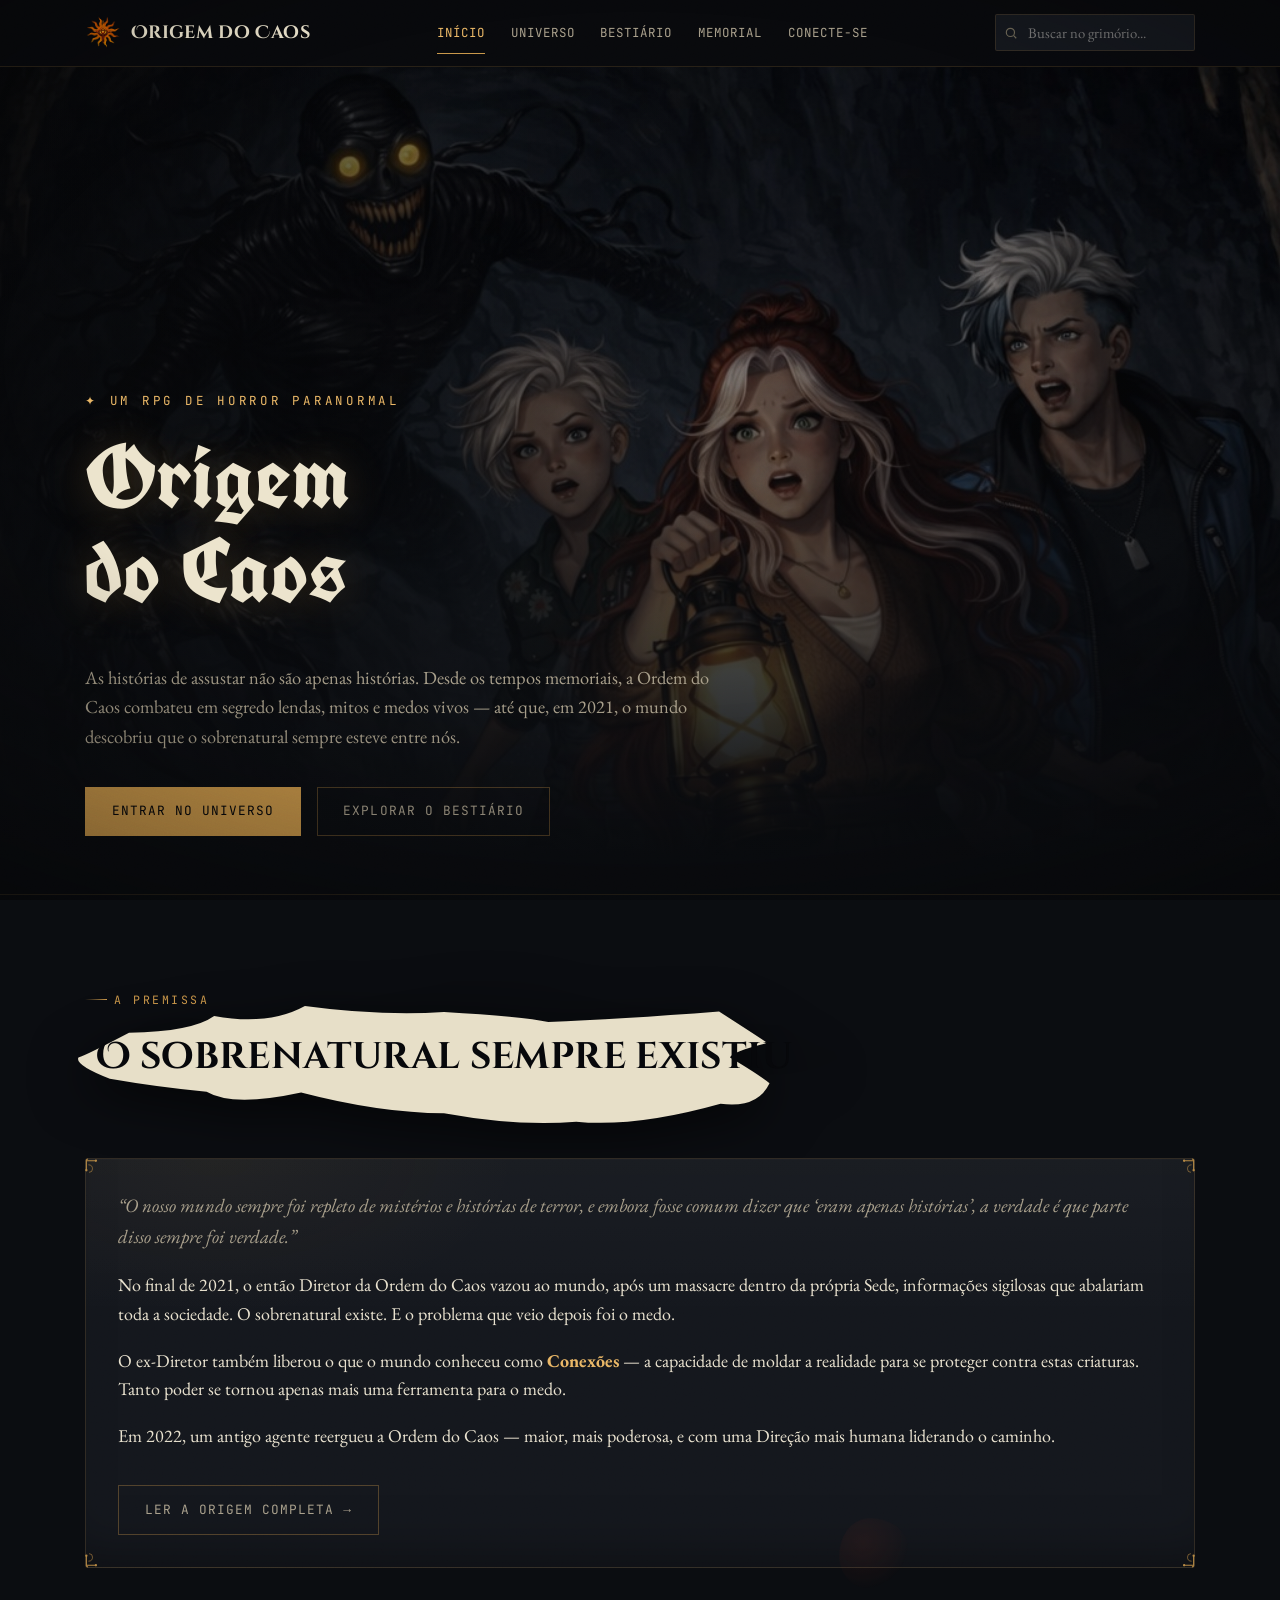
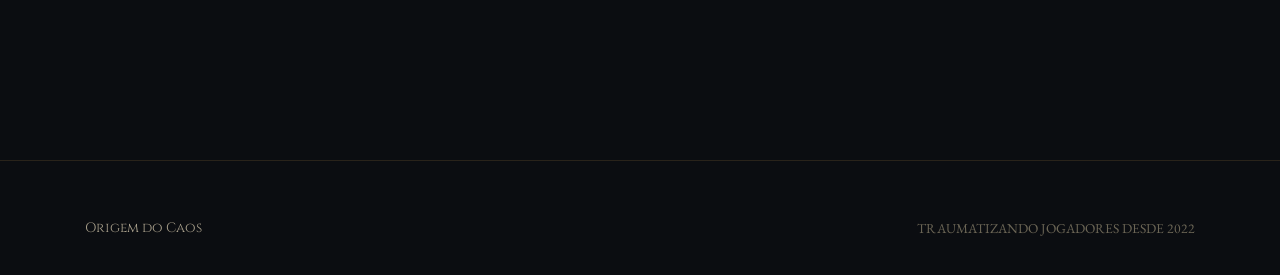
<file: index.html>
<!DOCTYPE html>
<html lang="pt-BR">
<head>
<meta charset="UTF-8">
<meta name="viewport" content="width=device-width, initial-scale=1.0">
<title>Origem do Caos — Plataforma Oficial do RPG</title>
<meta name="description" content="Origem do Caos: um RPG de horror paranormal. Universo, bestiário, compêndio de regras e criação de personagem.">
<link rel="stylesheet" href="assets/css/main.css?v=6">
</head>
<body>

<header class="site-header">
  <div class="bar">
    <a class="brand" href="index.html"><img src="assets/images/dimensions/default.png" alt="✦" style="width:36px; height:36px; vertical-align:middle;"> Origem do Caos</a>
    <nav class="nav">
      <a href="index.html">Início</a>
      <a href="universo.html">Universo</a>
      <a href="bestiario.html">Bestiário</a>
      <a href="compendio.html">Memorial</a>
      <a href="personagem.html">conecte-se</a>
    </nav>
    <div class="header-tools">
      <div class="search-box">
        <svg viewBox="0 0 24 24" fill="none" stroke="currentColor" stroke-width="2"><circle cx="11" cy="11" r="7"/><line x1="21" y1="21" x2="16.65" y2="16.65"/></svg>
        <input id="global-search" type="text" placeholder="Buscar no grimório..." autocomplete="off">
        <div id="search-results" class="search-results"></div>
      </div>
      <button class="nav-toggle" aria-label="Abrir menu">☰</button>
    </div>
  </div>
</header>

<section class="hero">
  <div class="hero-bg"></div>
  <div class="hero-scrim"></div>
  <div class="hero-particles"></div>
  <div class="hero-content">
    <div class="hero-kicker">✦ um rpg de horror paranormal</div>
    <h1 class="h-display hero-title">Origem<br>do Caos</h1>
    <p class="hero-sub">As histórias de assustar não são apenas histórias. Desde os tempos memoriais, a Ordem do Caos combateu em segredo lendas, mitos e medos vivos — até que, em 2021, o mundo descobriu que o sobrenatural sempre esteve entre nós.</p>
    <div class="hero-cta">
      <a class="btn primary" href="universo.html">Entrar no Universo</a>
      <a class="btn ghost" href="bestiario.html">Explorar o Bestiário</a>
    </div>
  </div>
</section>

<main>

  <section class="section">
    <div class="wrap">
      <div class="section-head">
        <div class="eyebrow">A premissa</div>
        <h2 class="ink-band">O sobrenatural sempre existiu</h2>
      </div>
      <div class="panel corner-frame" style="padding:2rem;">
        <p class="lede" style="margin-bottom:1.2rem;">“O nosso mundo sempre foi repleto de mistérios e histórias de terror, e embora fosse comum dizer que <em>‘eram apenas histórias’</em>, a verdade é que parte disso sempre foi verdade.”</p>
        <p>No final de 2021, o então Diretor da Ordem do Caos vazou ao mundo, após um massacre dentro da própria Sede, informações sigilosas que abalariam toda a sociedade. O sobrenatural existe. E o problema que veio depois foi o medo.</p>
        <p>O ex-Diretor também liberou o que o mundo conheceu como <strong style="color:var(--amber-brt)">Conexões</strong> — a capacidade de moldar a realidade para se proteger contra estas criaturas. Tanto poder se tornou apenas mais uma ferramenta para o medo.</p>
        <p>Em 2022, um antigo agente reergueu a Ordem do Caos — maior, mais poderosa, e com uma Direção mais humana liderando o caminho.</p>
        <a href="universo.html" class="btn ghost" style="margin-top:1rem;">Ler a origem completa →</a>
      </div>
    </div>
  </section>

</main>

<footer class="site-footer">
  <div class="wrap">
    <div class="footer-mark">Origem do Caos</div>
    <div>TRAUMATIZANDO JOGADORES DESDE 2022</div>
  </div>
</footer>

<script src="data/data.js"></script>
<script src="assets/js/main.js?v=11"></script>
<script>
  window.refreshDecor();
</script>
</body>
</html>
</file>
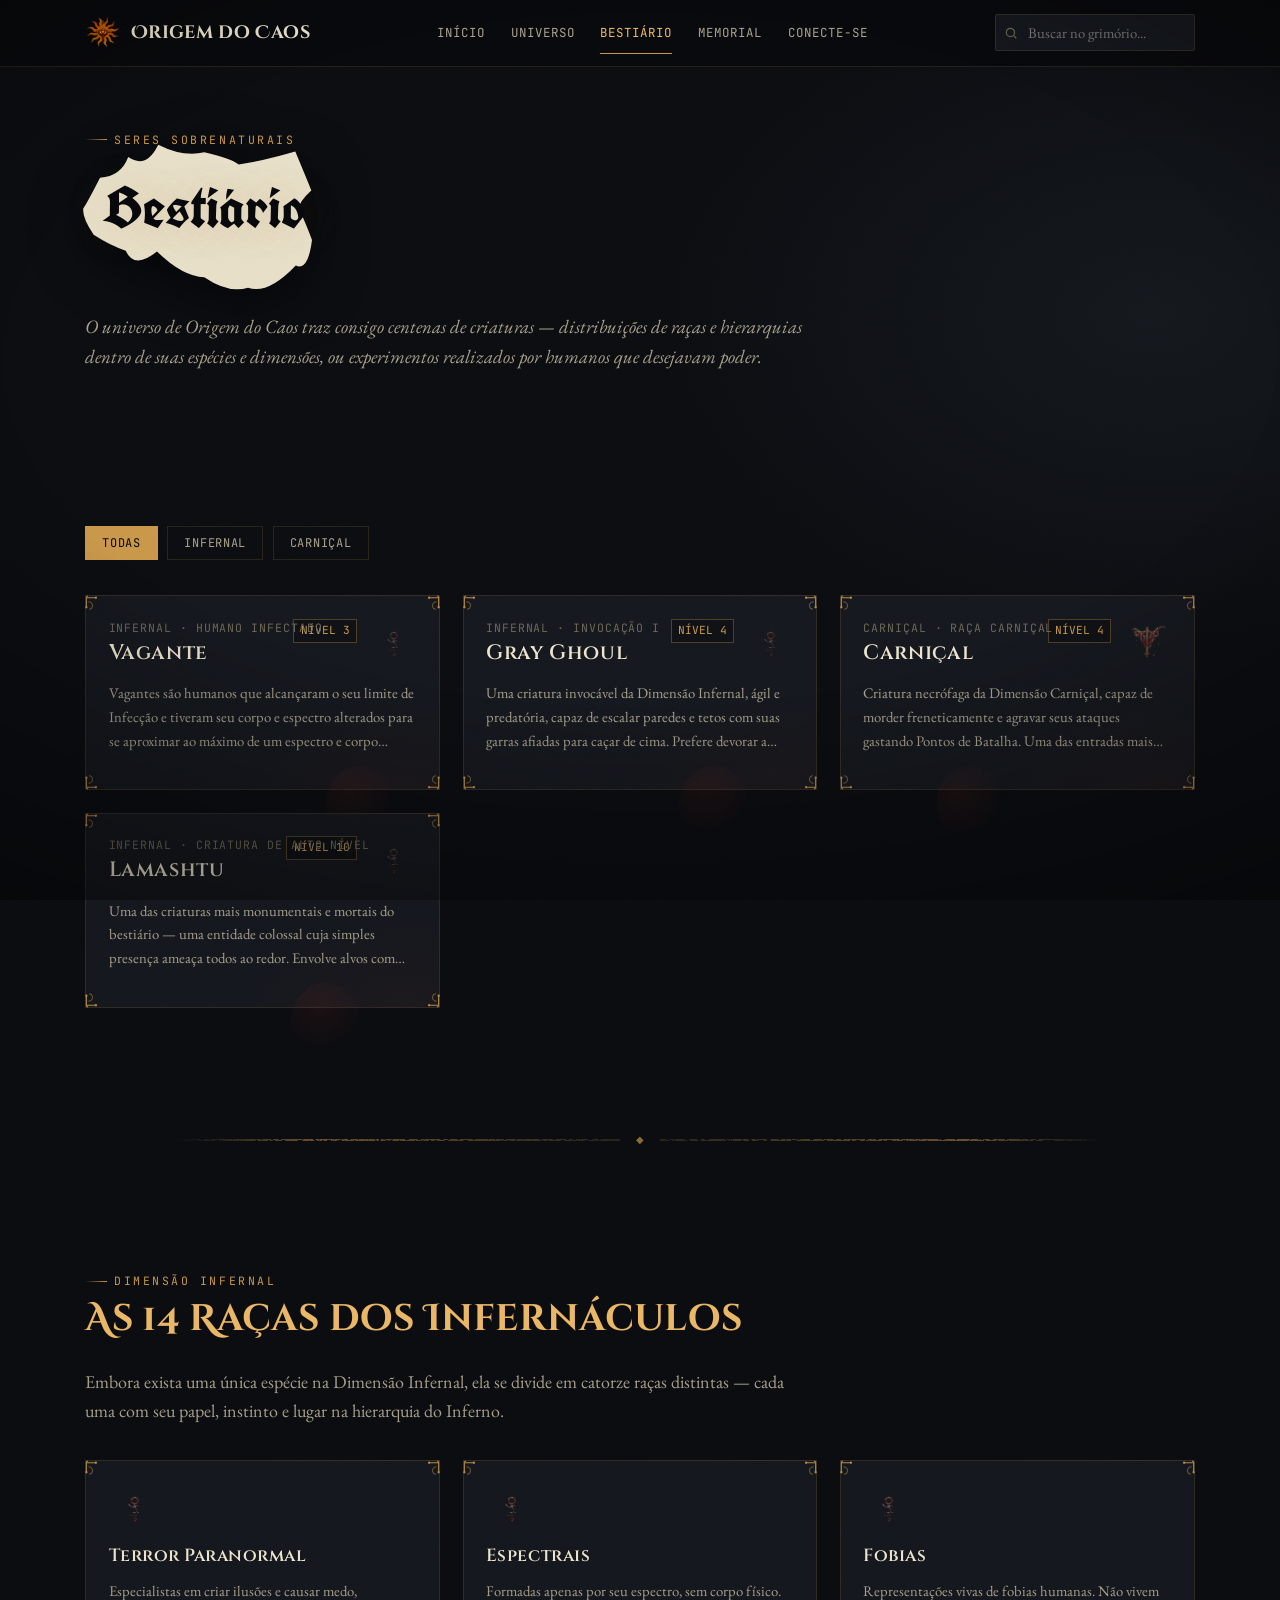
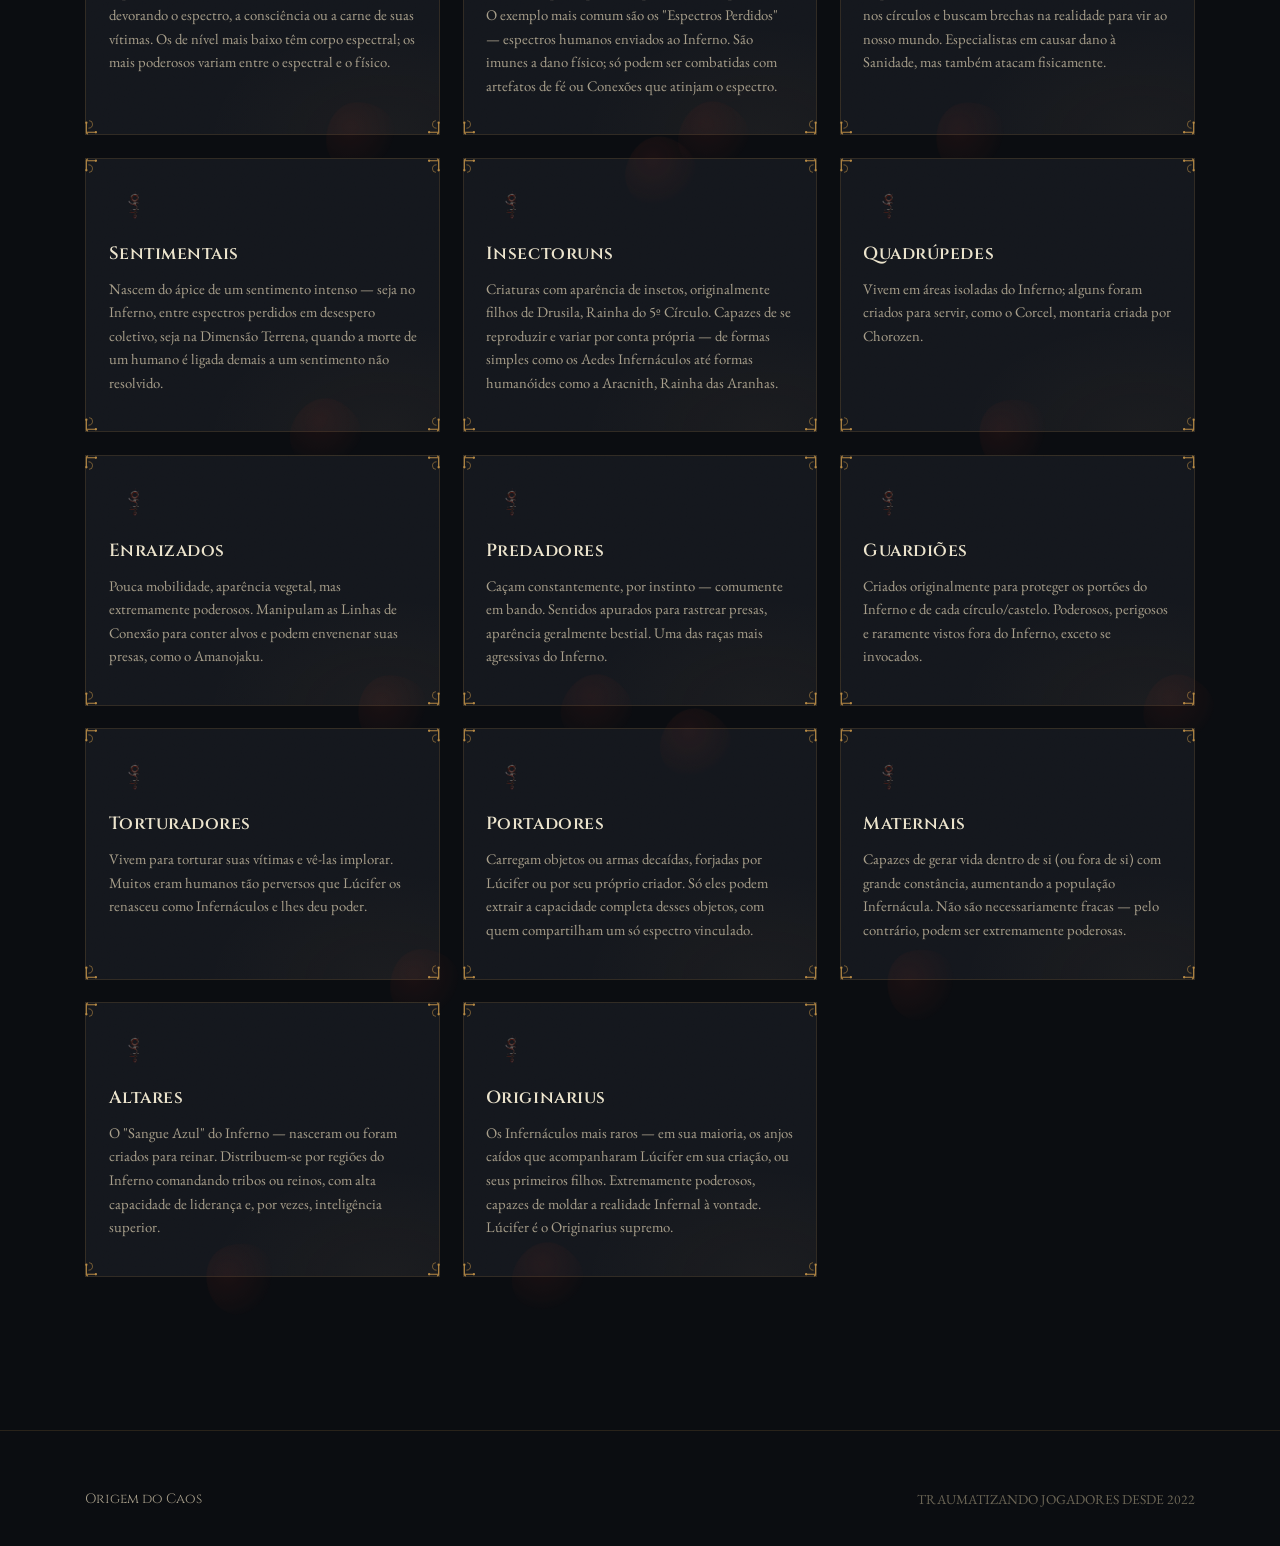
<file: bestiario.html>
<!DOCTYPE html>
<html lang="pt-BR">
<head>
<meta charset="UTF-8">
<meta name="viewport" content="width=device-width, initial-scale=1.0">
<title>Bestiário — Origem do Caos</title>
<link rel="stylesheet" href="assets/css/main.css?v=6">
</head>
<body>

<header class="site-header">
  <div class="bar">
    <a class="brand" href="index.html"><img src="assets/images/dimensions/default.png" alt="✦" style="width:36px; height:36px; vertical-align:middle;"> Origem do Caos</a>
    <nav class="nav">
      <a href="index.html">Início</a>
      <a href="universo.html">Universo</a>
      <a href="bestiario.html" class="active">Bestiário</a>
      <a href="compendio.html">Memorial</a>
      <a href="personagem.html">conecte-se</a>
    </nav>
    <div class="header-tools">
      <div class="search-box">
        <svg viewBox="0 0 24 24" fill="none" stroke="currentColor" stroke-width="2"><circle cx="11" cy="11" r="7"/><line x1="21" y1="21" x2="16.65" y2="16.65"/></svg>
        <input id="global-search" type="text" placeholder="Buscar no grimório..." autocomplete="off">
        <div id="search-results" class="search-results"></div>
      </div>
      <button class="nav-toggle" aria-label="Abrir menu">☰</button>
    </div>
  </div>
</header>

<main>

  <!-- ================= LISTAGEM ================= -->
  <div id="view-list">
    <section class="section" style="padding-top:4rem;">
      <div class="wrap">
        <div class="eyebrow">seres sobrenaturais</div>
        <h1 class="h-display ink-band" style="font-size:clamp(2.2rem,6vw,3.6rem);">Bestiário</h1>
        <p class="lede" style="max-width:720px; margin-top:1rem;" id="bestiario-intro"></p>
      </div>
    </section>

    <section class="section tight">
      <div class="wrap">
        <div class="filter-bar" id="filter-bar"></div>
        <div class="grid cols-3" id="creature-grid"></div>
      </div>
    </section>

    <div class="wrap"><div class="divider"></div></div>

    <section class="section tight" id="racas">
      <div class="wrap">
        <div class="section-head">
          <div class="eyebrow">Dimensão Infernal</div>
          <h2>As 14 Raças dos Infernáculos</h2>
          <p>Embora exista uma única espécie na Dimensão Infernal, ela se divide em catorze raças distintas — cada uma com seu papel, instinto e lugar na hierarquia do Inferno.</p>
        </div>
        <div class="grid cols-3" id="racas-grid"></div>
      </div>
    </section>
  </div>

  <!-- ================= DETALHE DA CRIATURA ================= -->
  <div id="view-detail" style="display:none;">
    <section class="section" style="padding-top:4rem;">
      <div class="wrap">
        <a href="bestiario.html" class="btn ghost" style="margin-bottom:1.6rem;">← Voltar ao Bestiário</a>
        <div class="flex-between">
          <div>
            <div class="eyebrow" id="d-dim"></div>
            <h1 class="h-display ink-band" style="font-size:clamp(2.2rem,6vw,3.4rem);" id="d-nome"></h1>
          </div>
          <div style="text-align:right; font-family:var(--f-mono);">
            <div class="data-label">Nível</div>
            <div style="font-size:2rem; color:var(--amber-brt);" id="d-nivel"></div>
          </div>
        </div>
        <p class="lede" style="max-width:760px; margin-top:1rem;" id="d-desc"></p>
        <div style="display:flex; gap:2rem; margin-top:1rem; font-family:var(--f-mono); font-size:.85rem; color:var(--ink-faint);">
          <div>Altura: <span id="d-altura" style="color:var(--ink-dim);"></span></div>
          <div>Peso: <span id="d-peso" style="color:var(--ink-dim);"></span></div>
          <div>Percepção: <span id="d-per" style="color:var(--ink-dim);"></span></div>
        </div>
      </div>
    </section>

    <section class="section tight">
      <div class="wrap">
        <div class="statblock">
          <div class="panel corner-frame" style="padding:1.6rem;">
            <h3 class="mt-0" style="margin-bottom:1rem;">Vitalidade da Criatura</h3>
            <div class="stat-grid" id="d-vitalidade"></div>
          </div>
          <div class="panel corner-frame" style="padding:1.6rem;">
            <h3 class="mt-0" style="margin-bottom:1rem;">Dados de Combate</h3>
            <div class="dice-grid" id="d-dados"></div>
          </div>
        </div>

        <div class="grid cols-2" style="margin-top:1rem; align-items:start;">
          <div class="panel corner-frame" style="padding:1.6rem;">
            <h3 class="mt-0" style="margin-bottom:1rem;">✧ Ações Padrões</h3>
            <div id="d-acoes"></div>
          </div>
          <div class="panel corner-frame" style="padding:1.6rem;">
            <h3 class="mt-0" style="margin-bottom:1rem;">✦ Habilidades Especiais</h3>
            <div id="d-habilidades"></div>
          </div>
        </div>

        <div class="panel corner-frame" style="padding:1.6rem; margin-top:1rem;" id="d-conhecimentos-wrap">
          <h3 class="mt-0" style="margin-bottom:1rem;">Conhecimentos</h3>
          <div class="knowledge-list" id="d-conhecimentos"></div>
        </div>
      </div>
    </section>
  </div>

</main>

<footer class="site-footer">
  <div class="wrap">
    <div class="footer-mark">Origem do Caos</div>
    <div>TRAUMATIZANDO JOGADORES DESDE 2022</div>
  </div>
</footer>

<script src="data/data.js"></script>
<script src="assets/js/main.js?v=11"></script>
<script>
const D = SITE_DATA;
document.getElementById('bestiario-intro').textContent = D.bestiarioIntro;

function acoesHTML(list){
  if(!list || !list.length) return '<p style="color:var(--ink-faint);">Nenhuma ação padrão registrada para esta ficha.</p>';
  return list.map(a=>`
    <div class="ability">
      <span class="name">${a.nome}</span>
      <p style="margin-top:.2rem;">${a.texto}</p>
    </div>`).join('');
}
function habilidadesHTML(list){
  if(!list || !list.length) return '<p style="color:var(--ink-faint);">Nenhuma habilidade especial registrada para esta ficha.</p>';
  return list.map(h=>`
    <div class="ability">
      <span class="name">${h.nome}</span><span class="tag-mini">${h.tipo}</span>
      <p>${h.texto}</p>
    </div>`).join('');
}
function vitalidadeHTML(v){
  const rows = [
    ['Vida', v.vida], ['Sanidade', v.sanidade], ['Proteção', v.protecao], ['Res. N.', v.resN]
  ];
  return rows.map(([k,val])=>`
    <div class="stat-cell"><div class="k">${k}</div><div class="v">${val ?? '—'}</div></div>`).join('');
}
function dadosHTML(d){
  const labels = {atkN:'ATK N', atkAB:'ATK AB', atkAF:'ATK AF', atkC:'ATK C', defN:'DEF N', defAB:'DEF AB', defC:'DEF C', desvN:'DESV N', desvO:'DESV O'};
  return Object.entries(labels).filter(([k])=>d[k]).map(([k,label])=>`
    <div class="dice-row"><span class="k">${label}</span><span class="v">${d[k]}</span></div>`).join('');
}
function conhecimentosHTML(list){
  if(!list || !list.length) return '<p style="color:var(--ink-faint);">Ficha resumida — conhecimentos completos disponíveis no livro.</p>';
  return list.map(([nome,val])=>`<span class="knowledge-pill">${nome} <b>[${val}]</b></span>`).join('');
}

function renderCreature(c){
  document.getElementById('d-dim').textContent = `${c.dimensao} · ${c.categoria}`;
  document.getElementById('d-nome').textContent = c.nome;
  document.getElementById('d-nivel').textContent = c.nivel;
  document.getElementById('d-desc').textContent = c.descricao;
  document.getElementById('d-altura').textContent = c.altura;
  document.getElementById('d-peso').textContent = c.peso;
  document.getElementById('d-per').textContent = c.per;
  document.getElementById('d-vitalidade').innerHTML = vitalidadeHTML(c.vitalidade);
  document.getElementById('d-dados').innerHTML = dadosHTML(c.dados);
  document.getElementById('d-acoes').innerHTML = acoesHTML(c.acoesPadroes);
  document.getElementById('d-habilidades').innerHTML = habilidadesHTML(c.habilidadesEspeciais);
  document.getElementById('d-conhecimentos').innerHTML = conhecimentosHTML(c.conhecimentos);
  document.title = c.nome + ' — Bestiário — Origem do Caos';
}

function renderGrid(list){
  const grid = document.getElementById('creature-grid');
  if(!list.length){
    grid.innerHTML = `<div class="placeholder-block" style="grid-column:1/-1;"><img src="assets/images/dimensions/default.png" alt="🕯" style="width:36px; height:36px; vertical-align:middle;">Nenhuma criatura encontrada nesta dimensão — as fichas ainda não foram mapeadas nesta versão do site.</div>`;
    return;
  }
  grid.innerHTML = list.map(c=>`
    <a class="creature-card corner-frame" href="bestiario.html?criatura=${c.slug}">
      <span class="dim-icon" style="width:49px; height:49px;">${iconFor(c.dimensao)}</span>
      <div class="lvl">NÍVEL ${c.nivel}</div>
      <div class="dim">${c.dimensao} · ${c.categoria}</div>
      <h3>${c.nome}</h3>
      <p>${c.descricao}</p>
    </a>`).join('');
  window.refreshDecor();
}

function initFilters(){
  const dims = ['Todas', ...new Set(D.criaturas.map(c=>c.dimensao))];
  const bar = document.getElementById('filter-bar');
  bar.innerHTML = dims.map((d,i)=>`<button class="filter-chip ${i===0?'active':''}" data-dim="${d}">${d}</button>`).join('');
  bar.querySelectorAll('.filter-chip').forEach(chip=>{
    chip.addEventListener('click', ()=>{
      bar.querySelectorAll('.filter-chip').forEach(c=>c.classList.remove('active'));
      chip.classList.add('active');
      const dim = chip.dataset.dim;
      renderGrid(dim === 'Todas' ? D.criaturas : D.criaturas.filter(c=>c.dimensao===dim));
    });
  });
}

document.getElementById('racas-grid').innerHTML = D.racasInfernaculos.map(r=>`
  <div class="card corner-frame">
    <span class="dim-icon" style="position:static; display:inline-flex; width:49px; height:49px; margin-bottom:.6rem;">${ICONS.rune}</span>
    <h3 style="font-size:1.1rem;">${r.nome}</h3>
    <p style="color:var(--ink-dim); margin-top:.5rem; font-size:.92rem;">${r.desc}</p>
  </div>`).join('');
window.refreshDecor();

// roteamento simples via query string
const params = new URLSearchParams(location.search);
const slug = params.get('criatura');
if(slug){
  const creature = D.criaturas.find(c=>c.slug===slug);
  if(creature){
    document.getElementById('view-list').style.display = 'none';
    document.getElementById('view-detail').style.display = 'block';
    renderCreature(creature);
  } else {
    initFilters();
    renderGrid(D.criaturas);
  }
} else {
  initFilters();
  renderGrid(D.criaturas);
}
</script>
</body>
</html>
</file>
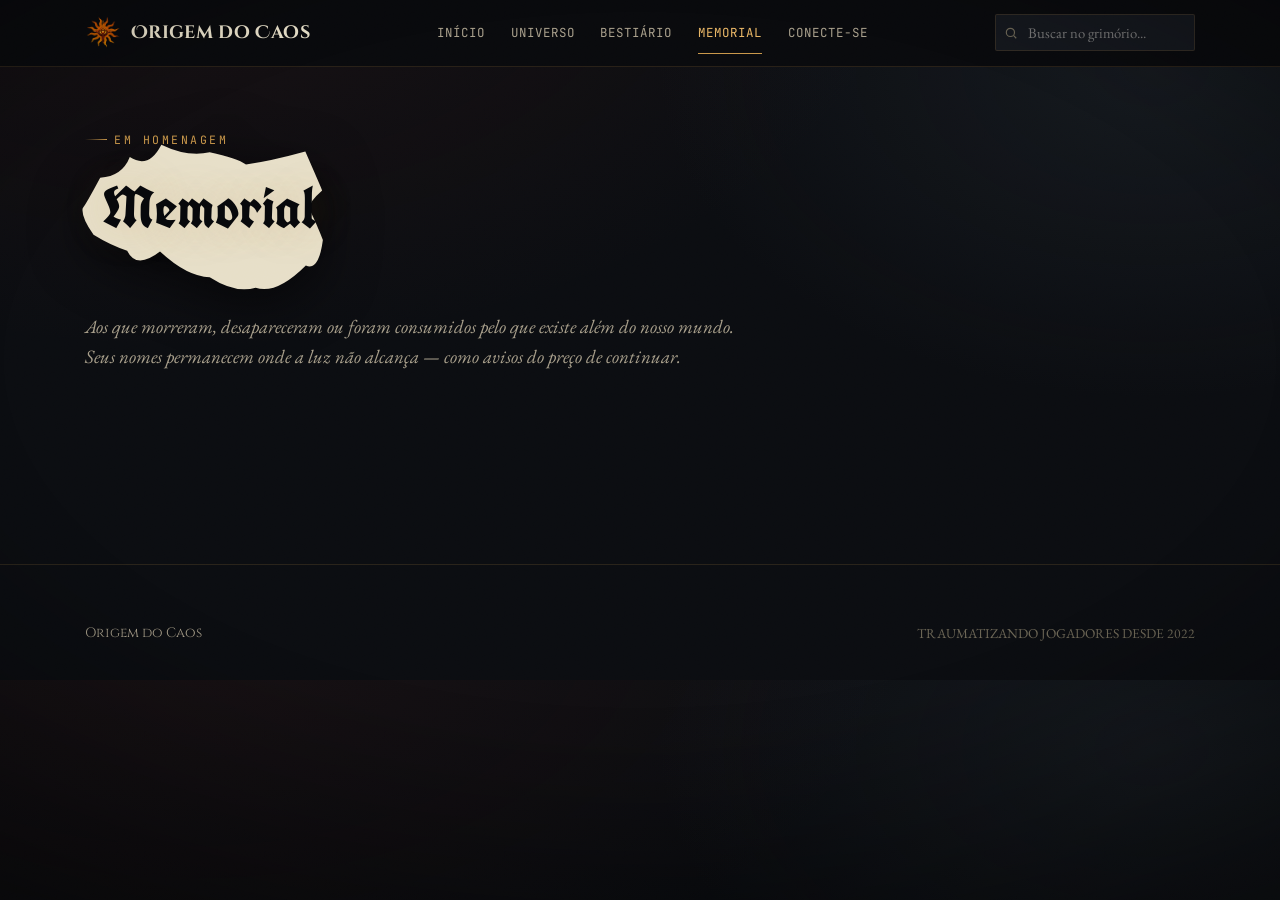
<file: compendio.html>
<!DOCTYPE html>
<html lang="pt-BR">
<head>
<meta charset="UTF-8">
<meta name="viewport" content="width=device-width, initial-scale=1.0">
<title>Memorial — Origem do Caos</title>
<link rel="stylesheet" href="assets/css/main.css?v=6">
</head>
<body>

<header class="site-header">
  <div class="bar">
    <a class="brand" href="index.html"><img src="assets/images/dimensions/default.png" alt="✦" style="width:36px; height:36px; vertical-align:middle;"> Origem do Caos</a>
    <nav class="nav">
      <a href="index.html">Início</a>
      <a href="universo.html">Universo</a>
      <a href="bestiario.html">Bestiário</a>
      <a href="compendio.html" class="active">Memorial</a>
      <a href="personagem.html">conecte-se</a>
    </nav>
    <div class="header-tools">
      <div class="search-box">
        <svg viewBox="0 0 24 24" fill="none" stroke="currentColor" stroke-width="2"><circle cx="11" cy="11" r="7"/><line x1="21" y1="21" x2="16.65" y2="16.65"/></svg>
        <input id="global-search" type="text" placeholder="Buscar no grimório..." autocomplete="off">
        <div id="search-results" class="search-results"></div>
      </div>
      <button class="nav-toggle" aria-label="Abrir menu">☰</button>
    </div>
  </div>
</header>

<main>
  <section class="section" style="padding-top:4rem;">
    <div class="wrap">
      <div class="eyebrow">Em homenagem</div>
      <h1 class="h-display ink-band" style="font-size:clamp(2.2rem,6vw,3.6rem);">Memorial</h1>
      <p class="lede" style="max-width:680px; margin-top:1rem;">Aos que morreram, desapareceram ou foram consumidos pelo que existe além do nosso mundo.
Seus nomes permanecem onde a luz não alcança — como avisos do preço de continuar.</p>
    </div>
  </section>


</main>

<footer class="site-footer">
  <div class="wrap">
    <div class="footer-mark">Origem do Caos</div>
    <div>TRAUMATIZANDO JOGADORES DESDE 2022</div>
  </div>
</footer>

<script src="data/data.js"></script>
<script src="assets/js/main.js?v=11"></script>
<script>
window.refreshDecor();
</script>
</body>
</html>
</file>
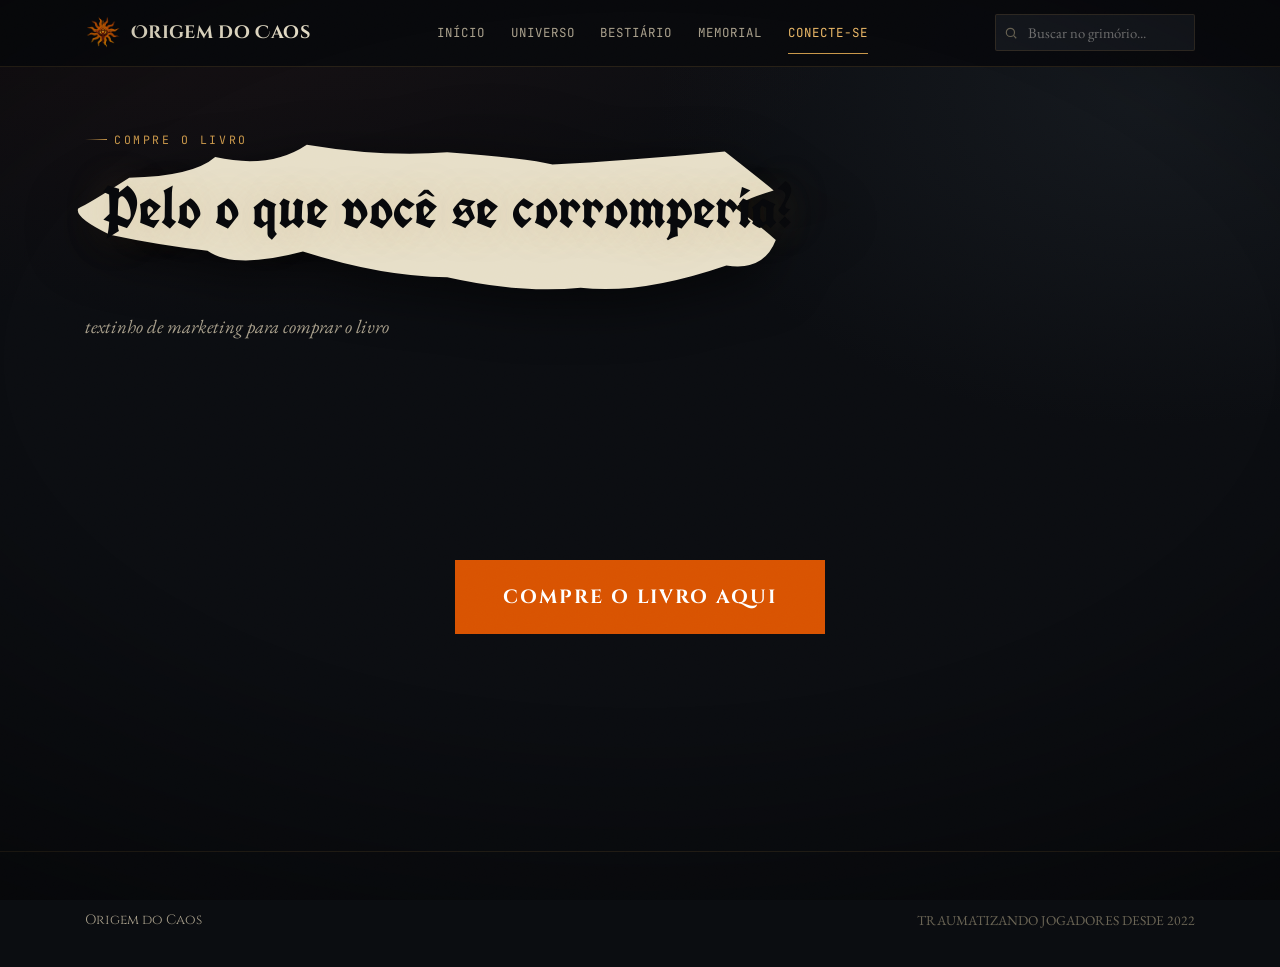
<file: personagem.html>
<!DOCTYPE html>
<html lang="pt-BR">
<head>
<meta charset="UTF-8">
<meta name="viewport" content="width=device-width, initial-scale=1.0">
<title>Pelo o que você se corromperia? — Origem do Caos</title>
<link rel="stylesheet" href="assets/css/main.css?v=6">
</head>
<body>

<header class="site-header">
  <div class="bar">
    <a class="brand" href="index.html"><img src="assets/images/dimensions/default.png" alt="✦" style="width:36px; height:36px; vertical-align:middle;"> Origem do Caos</a>
    <nav class="nav">
      <a href="index.html">Início</a>
      <a href="universo.html">Universo</a>
      <a href="bestiario.html">Bestiário</a>
      <a href="compendio.html">Memorial</a>
      <a href="personagem.html" class="active">conecte-se</a>
    </nav>
    <div class="header-tools">
      <div class="search-box">
        <svg viewBox="0 0 24 24" fill="none" stroke="currentColor" stroke-width="2"><circle cx="11" cy="11" r="7"/><line x1="21" y1="21" x2="16.65" y2="16.65"/></svg>
        <input id="global-search" type="text" placeholder="Buscar no grimório..." autocomplete="off">
        <div id="search-results" class="search-results"></div>
      </div>
      <button class="nav-toggle" aria-label="Abrir menu">☰</button>
    </div>
  </div>
</header>

<main>
  <section class="section" style="padding-top:4rem;">
    <div class="wrap">
      <div class="eyebrow">Compre o livro</div>
      <h1 class="h-display ink-band" style="font-size:clamp(2.2rem,6vw,3.6rem);"><svg class="stain" viewBox="0 0 400 130" preserveAspectRatio="none" xmlns="http://www.w3.org/2000/svg" aria-hidden="true">
    <path class="stain-fill fill-2" d="M 381.73150549829006,61.495666060596704 Q 365.23904167191523,81.47174896153942 342.27878434828347,79.5451791378361 Q 332.36137820774377,73.47902248080675 305.4072908873155,91.33398518030532 Q 272.6548453423643,98.97823917532939 256.805439354341,114.05948043536662 Q 224.01945227871252,95.14137767844967 195.11704753153026,101.17411697888747 Q 151.14393376404976,111.65531811042995 128.5892957632355,108.19969474606827 Q 109.00962678279771,99.21944761880114 96.24355393270865,94.04998390011622 Q 77.6094825807439,99.14107484103931 60.604954562093496,81.0286649048279 Q 60.25640183404991,76.15789963872857 49.33723263721913,61.49566606059671 Q 51.83495939295922,46.024727972652684 63.13899408944317,38.024394673220655 Q 70.43445479760291,26.32756978144306 96.5127728511798,33.699495363336126 Q 130.28668584549308,22.780731861191338 142.58278569372928,21.095766300403447 Q 160.79968031206445,15.805038190946416 195.11704753153023,3.639455208554864 Q 216.22033651003227,-8.11762501562751 245.81153718414873,3.856465387478636 Q 282.25570330082303,24.664036099016293 309.11867300598453,23.560274656838757 Q 331.34050116404404,38.7770020922625 351.0729518868068,37.01169826368344 Q 370.43858262105107,60.170510456890376 381.73150549829006,61.495666060596704 Z"></path>
    <path class="stain-fill" d="M 328.5543180834502,65 Q 340.5181420705731,78.3641883552157 346.2993704452148,86.7937516156749 Q 340.9381903871576,108.37231658644552 324.300823200713,104.2181285663072 Q 286.0893378933434,124.50130090674129 259.4219875846678,119.49815898323553 Q 233.61024198768035,123.85688870693618 200,112.35991149954498 Q 171.12015070823063,112.11936450720944 135.7715579161615,94.71159471048401 Q 105.15019960195298,107.26626232625661 93.2975050433625,94.12260169752935 Q 71.73641263426939,90.36733093959748 49.814873699438635,83.13378464231212 Q 33.9387173738167,71.36721552622478 35.69668424502015,65.00000000000001 Q 39.54594684457156,62.61902982962289 58.440419195587396,43.933864229116 Q 86.97399656140061,42.928170982716125 96.70607369525491,29.654674136258286 Q 121.21547962349018,38.155761721832704 137.4852150897504,21.164218635697345 Q 171.58466668450313,29.91425038195609 199.99999999999997,26.368614996783435 Q 235.28360304707994,30.31058436714029 246.886798405,34.81312450744044 Q 278.22942551706416,32.52712272432612 323.6236389420946,25.872720336747676 Q 342.16898625615784,48.43817397147716 345.3388879612402,52.59981918661397 Q 328.8845172299229,60.22720506252026 328.5543180834502,65 Z"></path>
  </svg>Pelo o que você se corromperia?</h1>
      <p class="lede" style="max-width:680px; margin-top:1rem;">textinho de marketing para comprar o livro</p>
    </div>
  </section>

  <section class="section tight">
    <div class="wrap">
      <div style="text-align:center; padding:4rem 2rem;">
        <button style="background:#d95301; color:white; border:none; padding:1.5rem 3rem; font-size:1.2rem; font-weight:bold; cursor:pointer; font-family:var(--f-h3); letter-spacing:0.1em; text-transform:uppercase;">Compre o livro aqui</button>
      </div>
    </div>
  </section>
</main>

<footer class="site-footer">
  <div class="wrap">
    <div class="footer-mark">Origem do Caos</div>
    <div>TRAUMATIZANDO JOGADORES DESDE 2022</div>
  </div>
</footer>


</body>
</html>
</file>
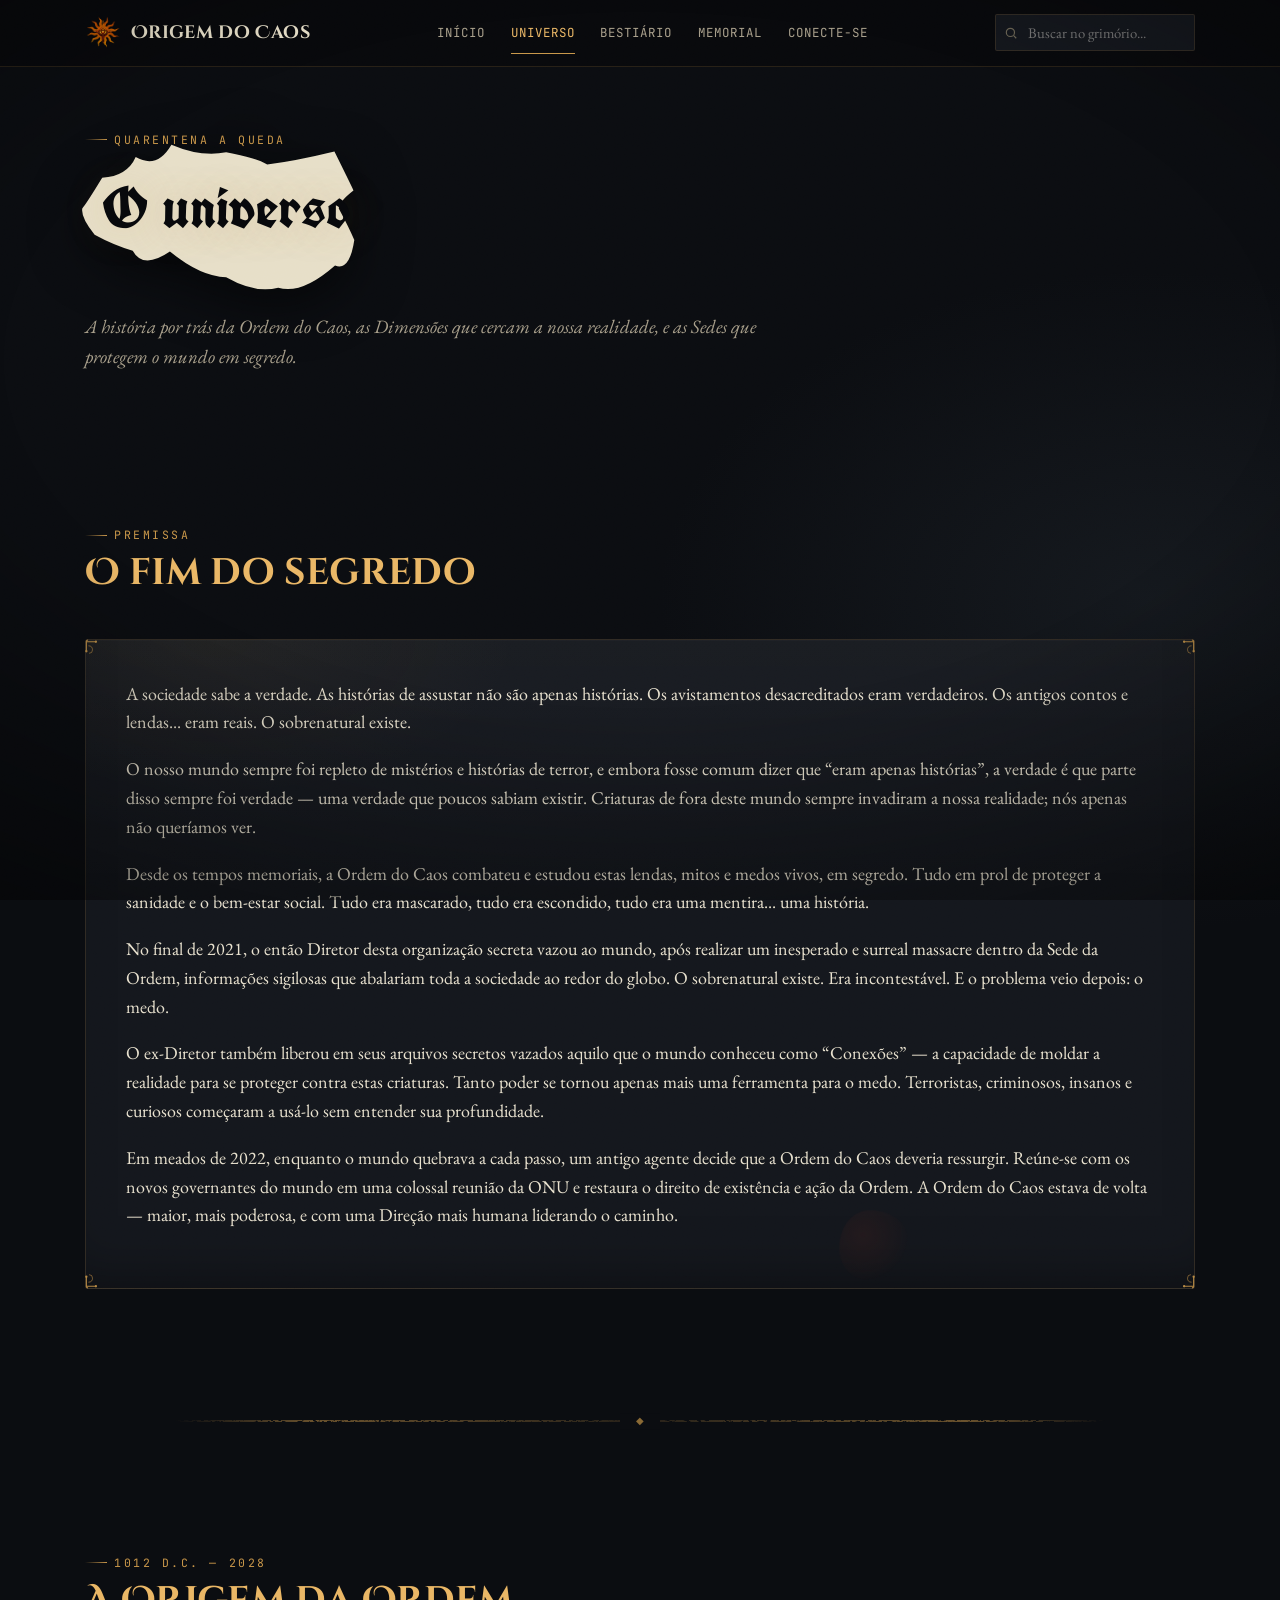
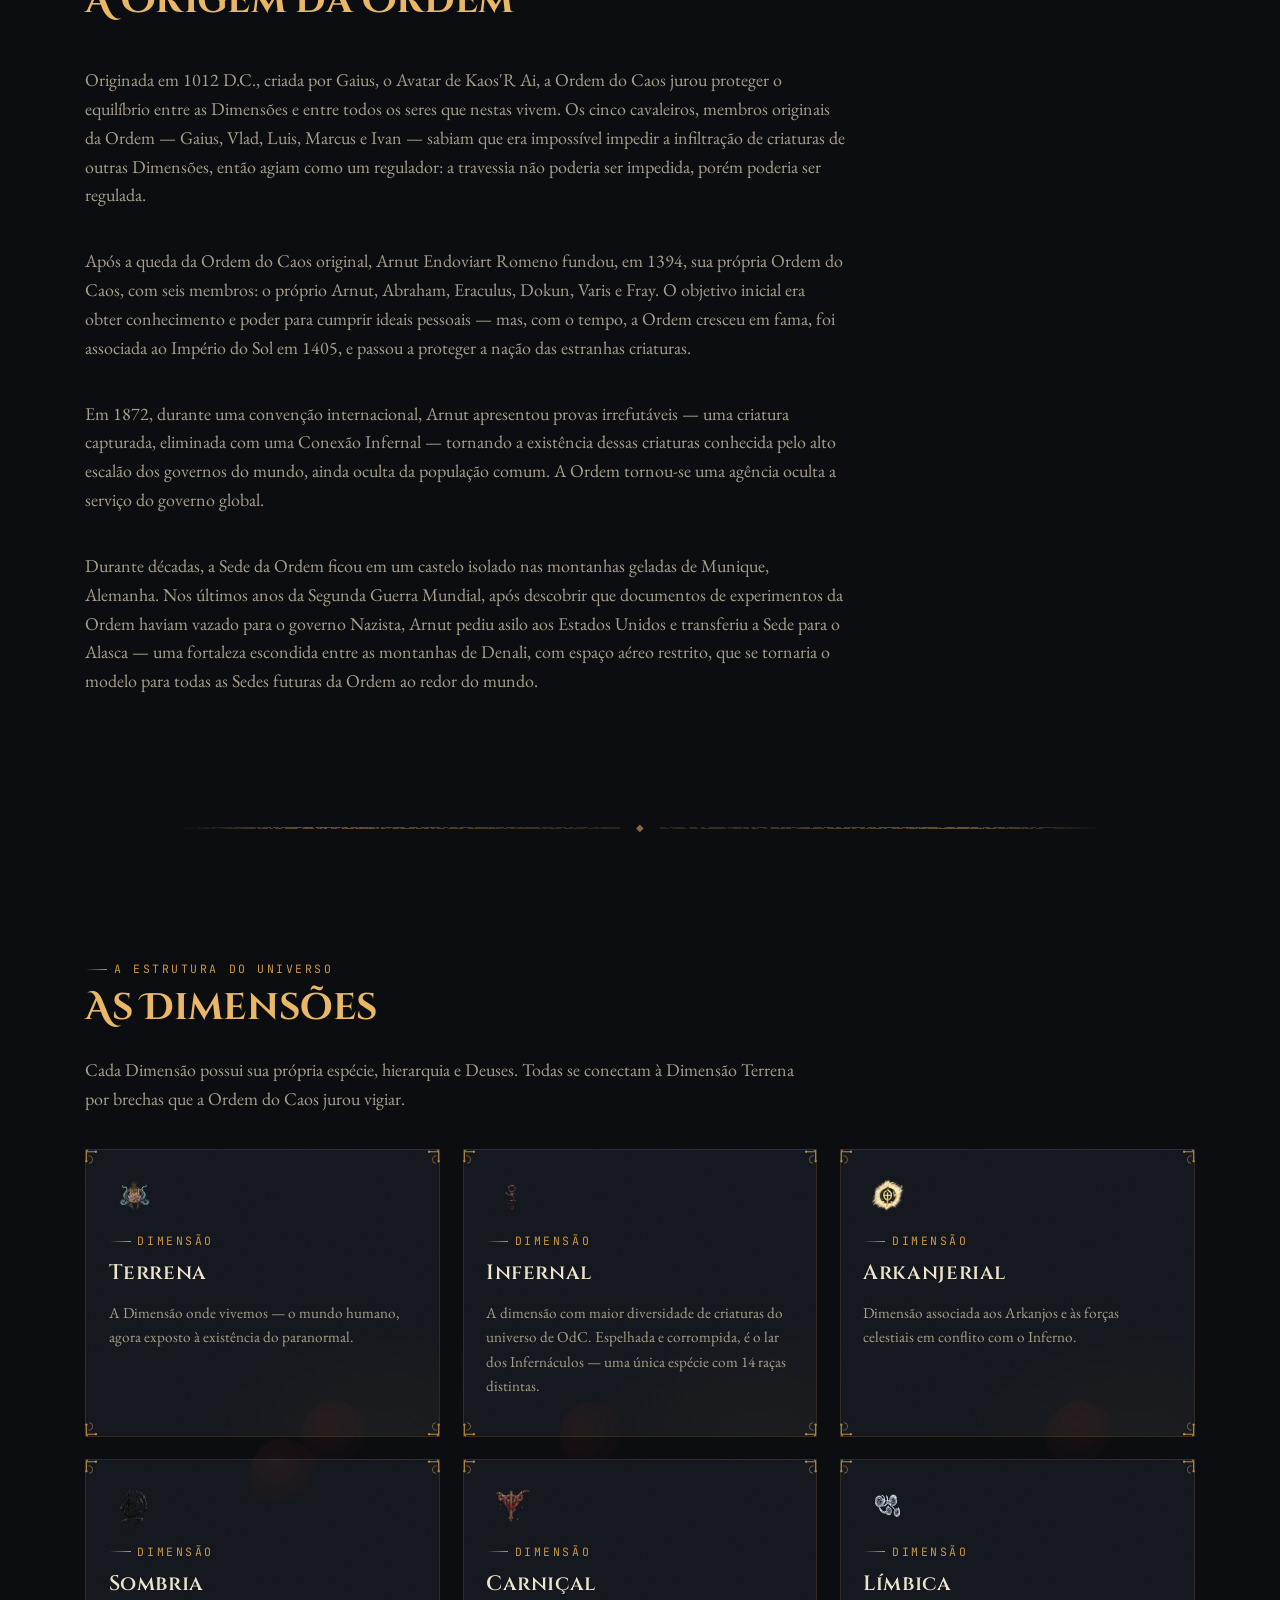
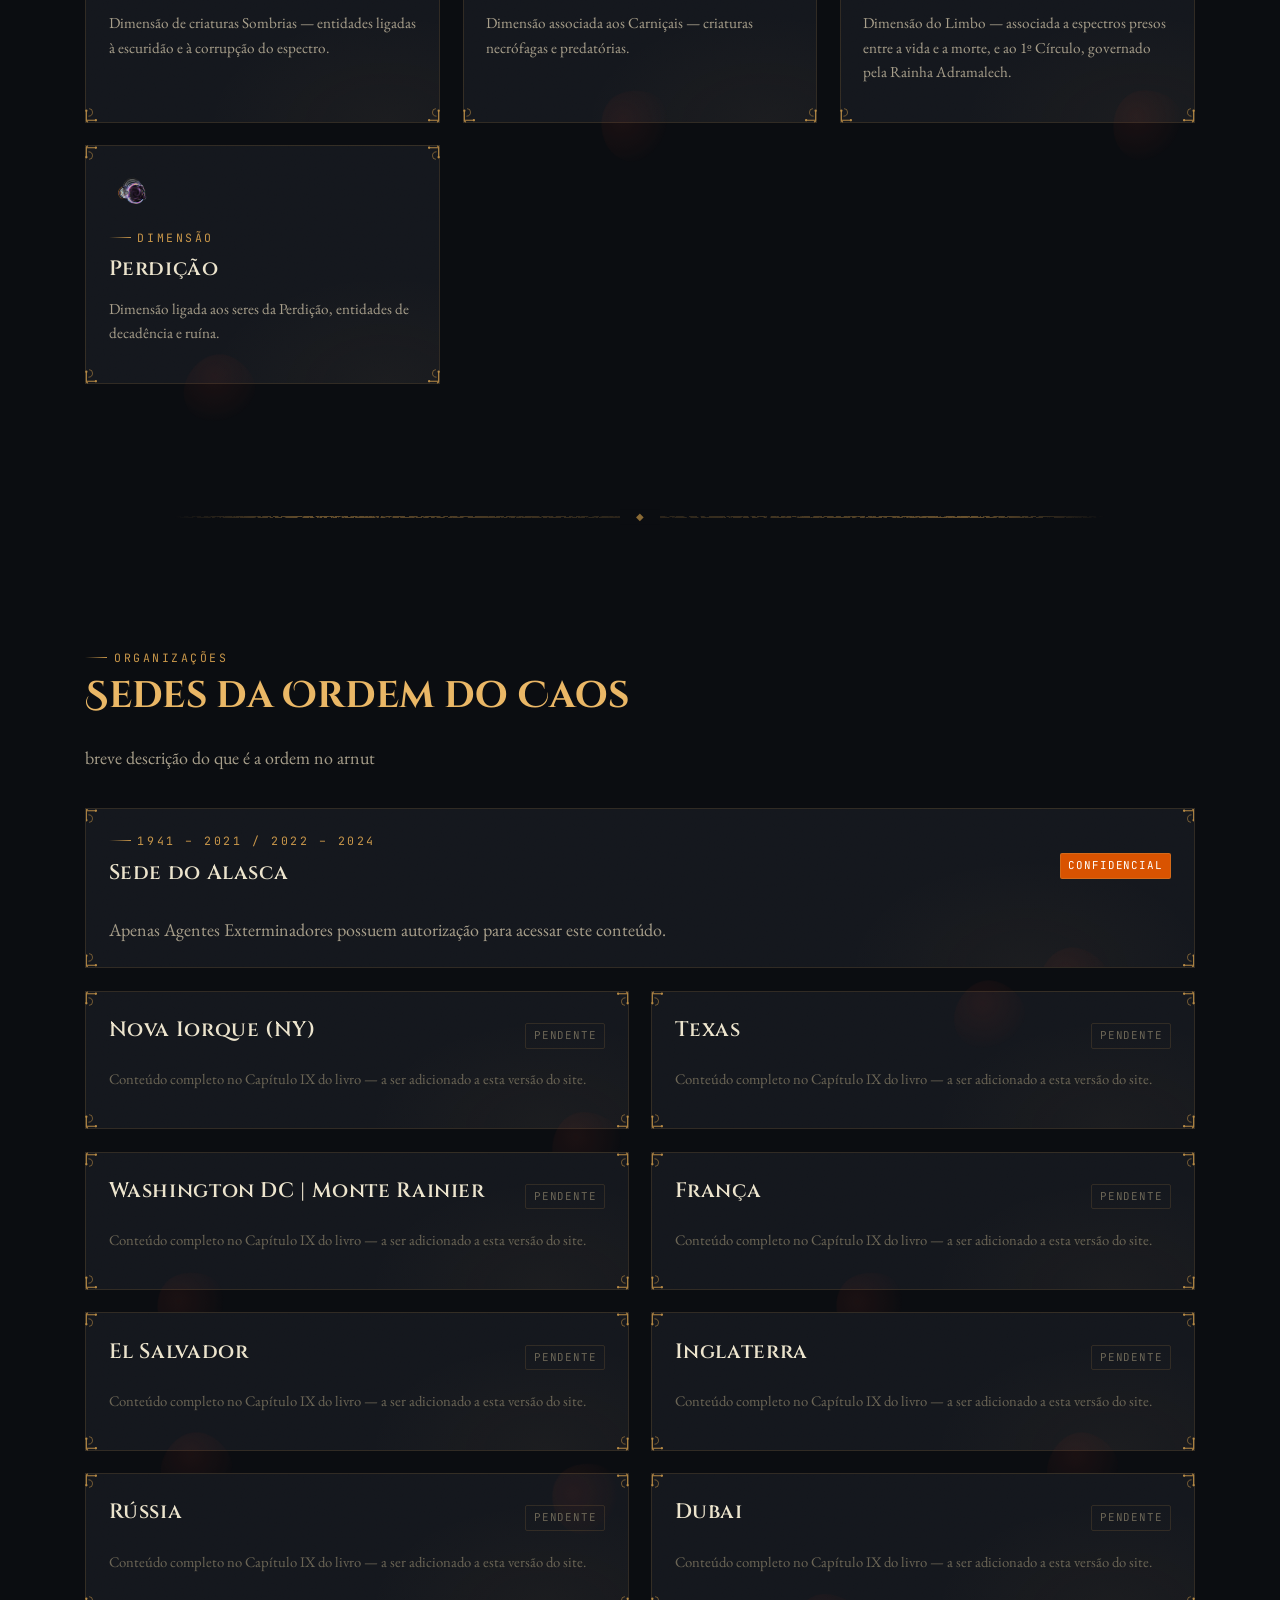
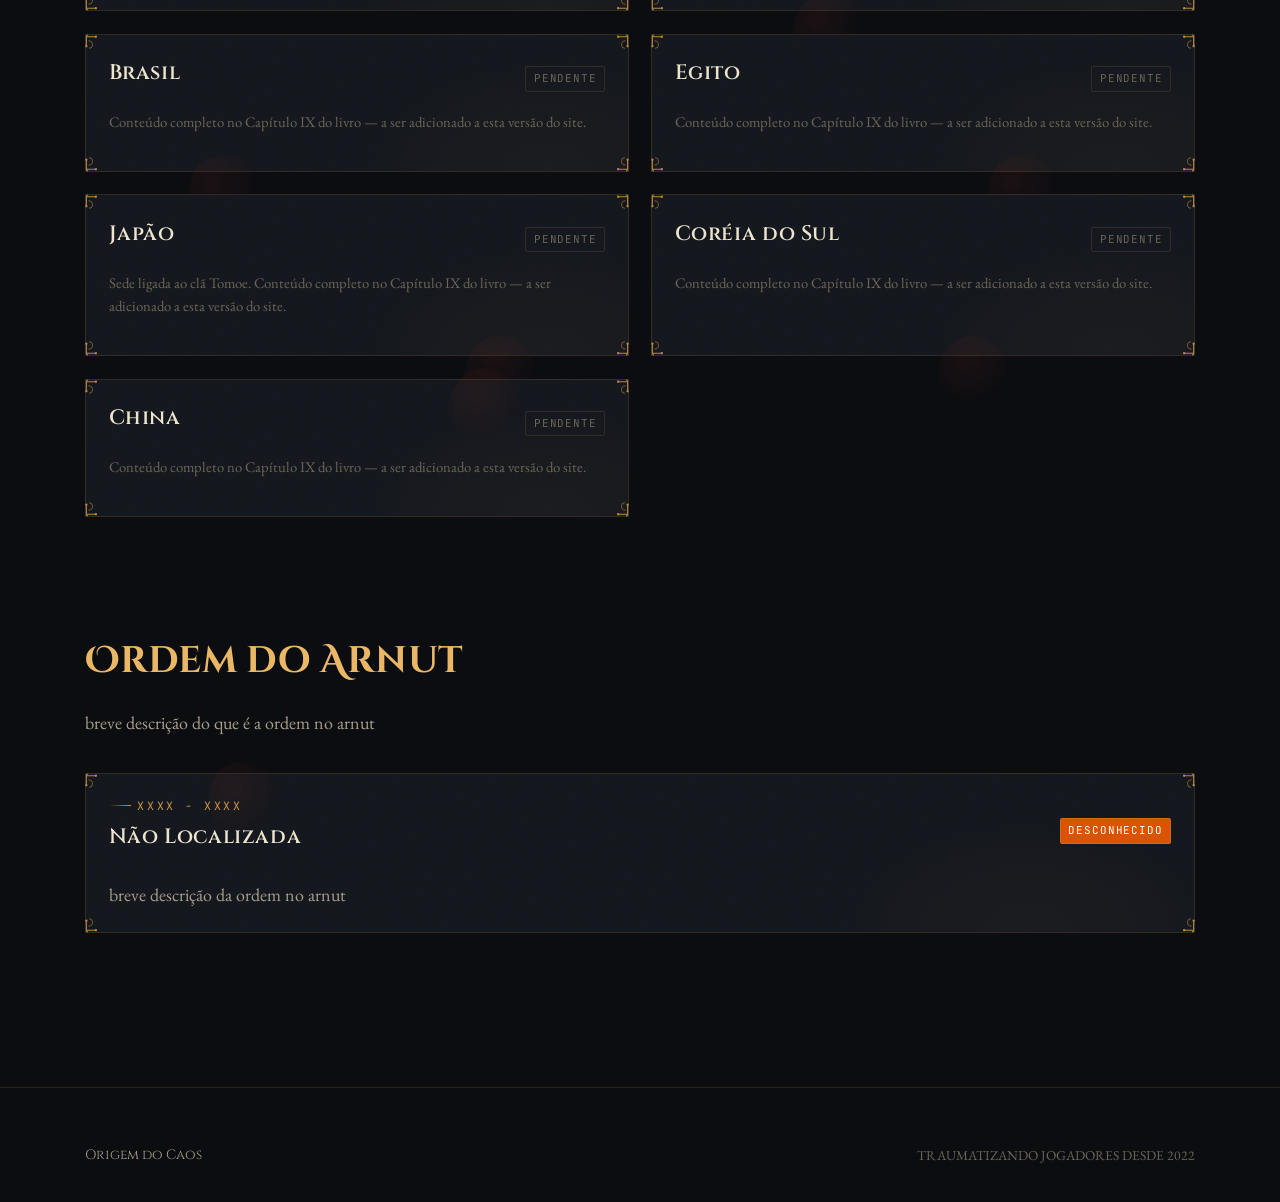
<file: universo.html>
<!DOCTYPE html>
<html lang="pt-BR">
<head>
<meta charset="UTF-8">
<meta name="viewport" content="width=device-width, initial-scale=1.0">
<title>Universo & Lore — Origem do Caos</title>
<link rel="stylesheet" href="assets/css/main.css?v=6">
</head>
<body>

<header class="site-header">
  <div class="bar">
    <a class="brand" href="index.html"><img src="assets/images/dimensions/default.png" alt="✦" style="width:36px; height:36px; vertical-align:middle;"> Origem do Caos</a>
    <nav class="nav">
      <a href="index.html">Início</a>
      <a href="universo.html" class="active">Universo</a>
      <a href="bestiario.html">Bestiário</a>
      <a href="compendio.html">Memorial</a>
      <a href="personagem.html">conecte-se</a>
    </nav>
    <div class="header-tools">
      <div class="search-box">
        <svg viewBox="0 0 24 24" fill="none" stroke="currentColor" stroke-width="2"><circle cx="11" cy="11" r="7"/><line x1="21" y1="21" x2="16.65" y2="16.65"/></svg>
        <input id="global-search" type="text" placeholder="Buscar no grimório..." autocomplete="off">
        <div id="search-results" class="search-results"></div>
      </div>
      <button class="nav-toggle" aria-label="Abrir menu">☰</button>
    </div>
  </div>
</header>

<main>
  <section class="section" style="padding-top:4rem;">
    <div class="wrap">
      <div class="eyebrow">Quarentena a Queda</div>
      <h1 class="h-display ink-band" style="font-size:clamp(2.2rem,6vw,3.6rem);">O universo</h1>
      <p class="lede" style="max-width:680px; margin-top:1rem;">A história por trás da Ordem do Caos, as Dimensões que cercam a nossa realidade, e as Sedes que protegem o mundo em segredo.</p>
    </div>
  </section>

  <section class="section tight">
    <div class="wrap">
      <div class="section-head">
        <div class="eyebrow">Premissa</div>
        <h2>O fim do segredo</h2>
      </div>
      <div class="panel corner-frame" style="padding:2.5rem;" id="premissa-text"></div>
    </div>
  </section>

  <div class="wrap"><div class="divider"></div></div>

  <section class="section tight" id="origem">
    <div class="wrap">
      <div class="section-head">
        <div class="eyebrow">1012 D.C. — 2028</div>
        <h2 id="origem-titulo"></h2>
      </div>
      <div id="origem-text" style="max-width:760px; display:flex; flex-direction:column; gap:1.2rem; color:var(--ink-dim);"></div>
    </div>
  </section>

  <div class="wrap"><div class="divider"></div></div>

  <section class="section tight" id="dimensoes">
    <div class="wrap">
      <div class="section-head">
        <div class="eyebrow">A estrutura do universo</div>
        <h2>As Dimensões</h2>
        <p>Cada Dimensão possui sua própria espécie, hierarquia e Deuses. Todas se conectam à Dimensão Terrena por brechas que a Ordem do Caos jurou vigiar.</p>
      </div>
      <div class="grid cols-3" id="dim-grid"></div>
    </div>
  </section>

  <div class="wrap"><div class="divider"></div></div>

  <section class="section tight" id="sedes">
    <div class="wrap">
      <div class="section-head">
        <div class="eyebrow">organizações</div>
        <h2>Sedes da Ordem do Caos</h2>
        <p>breve descrição do que é a ordem no arnut</p>
      </div>
      <div class="grid cols-2" id="sedes-grid"></div>
    </div>
  </section>

  <section class="section tight">
    <div class="wrap">
      <div class="section-head">
        <h2>Ordem do Arnut</h2>
        <p>breve descrição do que é a ordem no arnut</p>
      </div>
      <div class="grid cols-2" id="sedes-grid-2"></div>
    </div>
  </section>

</main>

<footer class="site-footer">
  <div class="wrap">
    <div class="footer-mark">Origem do Caos</div>
    <div>TRAUMATIZANDO JOGADORES DESDE 2022</div>
  </div>
</footer>

<script src="data/data.js"></script>
<script src="assets/js/main.js?v=11"></script>
<script>
  const D = SITE_DATA;

  document.getElementById('premissa-text').innerHTML = D.lore.premissa.map(p=>`<p>${p}</p>`).join('');

  document.getElementById('origem-titulo').textContent = D.lore.origem.titulo;
  document.getElementById('origem-text').innerHTML = D.lore.origem.texto.map(p=>`<p>${p}</p>`).join('');

  document.getElementById('dim-grid').innerHTML = D.dimensoes.map(d=>`
    <div class="card corner-frame">
      <span class="dim-icon" style="position:static; display:inline-flex; width:49px; height:49px; margin-bottom:.7rem;">${iconFor(d.nome)}</span>
      <div class="eyebrow" style="margin-bottom:.4rem;">Dimensão</div>
      <h3>${d.nome}</h3>
      <p style="color:var(--ink-dim); margin-top:.6rem; font-size:.95rem;">${d.desc}</p>
    </div>`).join('');

  const sedesHTML = D.sedes.map(s=>{
    if(s.status === 'confidencial'){
      return `
      <div class="card corner-frame restricted-card" style="grid-column: span 2; position:relative; overflow:hidden;">
        <div class="card-content" style="filter:none;">
          <div class="flex-between">
            <div>
              <div class="eyebrow" style="margin-bottom:.4rem;">${s.periodo}</div>
              <h3>Sede do ${s.nome}</h3>
            </div>
            <span class="tag" style="background:#d95301; color:white;">CONFIDENCIAL</span>
          </div>
          <div style="margin-top:1rem; display:flex; flex-direction:column; gap:1rem; color:var(--ink-dim);">
            <p>Apenas Agentes Exterminadores possuem autorização para acessar este conteúdo.</p>
          </div>
        </div>
        <div class="access-denied-popup" style="display:none;">ACESSO NEGADO</div>
      </div>`;
    }
    return `
      <div class="card corner-frame">
        <div class="flex-between">
          <h3>${s.nome}</h3>
          <span class="tag pending">Pendente</span>
        </div>
        <p style="color:var(--ink-faint); margin-top:.6rem; font-size:.92rem;">${s.resumo}</p>
      </div>`;
  }).join('');

  const arnutHTML = `
      <div class="card corner-frame" style="grid-column: span 2;">
        <div class="flex-between">
          <div>
            <div class="eyebrow" style="margin-bottom:.4rem;">XXXX - XXXX</div>
            <h3>Não Localizada</h3>
          </div>
          <span class="tag" style="background:#d95301; color:white;">Desconhecido</span>
        </div>
        <div style="margin-top:1rem; display:flex; flex-direction:column; gap:1rem; color:var(--ink-dim);">
          <p>breve descrição da ordem no arnut</p>
        </div>
      </div>`;

  document.getElementById('sedes-grid').innerHTML = sedesHTML;
  document.getElementById('sedes-grid-2').innerHTML = arnutHTML;

  // Access denied popup functionality
  document.querySelectorAll('.restricted-card').forEach(card => {
    const popup = card.querySelector('.access-denied-popup');
    const content = card.querySelector('.card-content');
    
    if(content) content.style.filter = 'none';
    
    card.addEventListener('click', () => {
      if(popup) popup.style.display = 'block';
      if(content) content.style.filter = 'blur(2px)';
    });
    
    card.addEventListener('mouseleave', () => {
      if(popup) popup.style.display = 'none';
      if(content) content.style.filter = 'none';
    });
  });
  window.refreshDecor();
</script>
</body>
</html>
</file>
<file: assets/css/main.css>
/* ==========================================================================
   ORIGEM DO CAOS — Design System
   Um grimório digital: pergaminho escuro, tinta âmbar, blackletter.
   ========================================================================== */

/* Fontes hospedadas localmente em assets/fonts/ — sem dependência de CDN externo */
@font-face{ font-family:'UnifrakturCook'; font-style:normal; font-weight:700; font-display:swap; src:url('../fonts/unifrakturcook-latin-700-normal.woff2') format('woff2'); }

@font-face{ font-family:'Cinzel Decorative'; font-style:normal; font-weight:400; font-display:swap; src:url('../fonts/cinzel-decorative-latin-400-normal.woff2') format('woff2'); }
@font-face{ font-family:'Cinzel Decorative'; font-style:normal; font-weight:700; font-display:swap; src:url('../fonts/cinzel-decorative-latin-700-normal.woff2') format('woff2'); }
@font-face{ font-family:'Cinzel Decorative'; font-style:normal; font-weight:900; font-display:swap; src:url('../fonts/cinzel-decorative-latin-900-normal.woff2') format('woff2'); }

@font-face{ font-family:'Cinzel'; font-style:normal; font-weight:400; font-display:swap; src:url('../fonts/cinzel-latin-400-normal.woff2') format('woff2'); }
@font-face{ font-family:'Cinzel'; font-style:normal; font-weight:500; font-display:swap; src:url('../fonts/cinzel-latin-500-normal.woff2') format('woff2'); }
@font-face{ font-family:'Cinzel'; font-style:normal; font-weight:600; font-display:swap; src:url('../fonts/cinzel-latin-600-normal.woff2') format('woff2'); }
@font-face{ font-family:'Cinzel'; font-style:normal; font-weight:700; font-display:swap; src:url('../fonts/cinzel-latin-700-normal.woff2') format('woff2'); }

@font-face{ font-family:'EB Garamond'; font-style:normal; font-weight:400; font-display:swap; src:url('../fonts/eb-garamond-latin-400-normal.woff2') format('woff2'); }
@font-face{ font-family:'EB Garamond'; font-style:italic; font-weight:400; font-display:swap; src:url('../fonts/eb-garamond-latin-400-italic.woff2') format('woff2'); }
@font-face{ font-family:'EB Garamond'; font-style:normal; font-weight:500; font-display:swap; src:url('../fonts/eb-garamond-latin-500-normal.woff2') format('woff2'); }
@font-face{ font-family:'EB Garamond'; font-style:normal; font-weight:600; font-display:swap; src:url('../fonts/eb-garamond-latin-600-normal.woff2') format('woff2'); }
@font-face{ font-family:'EB Garamond'; font-style:normal; font-weight:700; font-display:swap; src:url('../fonts/eb-garamond-latin-700-normal.woff2') format('woff2'); }

@font-face{ font-family:'JetBrains Mono'; font-style:normal; font-weight:400; font-display:swap; src:url('../fonts/jetbrains-mono-latin-400-normal.woff2') format('woff2'); }
@font-face{ font-family:'JetBrains Mono'; font-style:normal; font-weight:500; font-display:swap; src:url('../fonts/jetbrains-mono-latin-500-normal.woff2') format('woff2'); }
@font-face{ font-family:'JetBrains Mono'; font-style:normal; font-weight:700; font-display:swap; src:url('../fonts/jetbrains-mono-latin-700-normal.woff2') format('woff2'); }

:root{
  /* --- cores base --- */
  --void:       #07080b;
  --bg:         #0b0d11;
  --bg-alt:     #0e1116;
  --surface:    #14171d;
  --surface-2:  #1a1e25;
  --surface-3:  #21262f;
  --border:     rgba(201,151,74,.16);
  --border-strong: rgba(201,151,74,.34);

  /* --- tinta / texto --- */
  --ink:        #e9e2cf;
  --ink-dim:    #a89f8b;
  --ink-faint:  #6c6656;
  --parchment:  #ece4cd;

  /* --- destaques --- */
  --amber:      #c9974a;
  --amber-brt:  #eab766;
  --amber-dim:  #8a6a35;
  --ember:      #8a2e20;
  --ember-brt:  #b8492f;
  --steel:      #37424c;
  --red:        #dc2626;

  /* --- tipografia --- */
  --f-display:  'UnifrakturCook', cursive;
  --f-h2:       'Cinzel Decorative', serif;
  --f-h3:       'Cinzel', serif;
  --f-body:     'EB Garamond', Georgia, serif;
  --f-mono:     'JetBrains Mono', ui-monospace, monospace;

  /* --- ritmo --- */
  --sp-1: .4rem;
  --sp-2: .8rem;
  --sp-3: 1.4rem;
  --sp-4: 2.2rem;
  --sp-5: 3.6rem;
  --sp-6: 6rem;

  --radius: 3px;
  --shadow-deep: 0 30px 80px -20px rgba(0,0,0,.7);
}

*,*::before,*::after{ box-sizing:border-box; }
html{ scroll-behavior:smooth; }
@media (prefers-reduced-motion: reduce){
  html{ scroll-behavior:auto; }
  *,*::before,*::after{ animation-duration:.001ms !important; animation-iteration-count:1 !important; transition-duration:.001ms !important; }
}

body{
  margin:0;
  background:
    radial-gradient(ellipse 1200px 700px at 15% -10%, rgba(138,46,32,.10), transparent 60%),
    radial-gradient(ellipse 900px 600px at 90% 10%, rgba(55,66,76,.22), transparent 55%),
    var(--bg);
  color:var(--ink);
  font-family:var(--f-body);
  font-size:18px;
  line-height:1.6;
  -webkit-font-smoothing:antialiased;
  position:relative;
}

body::after{
  content:"";
  position:fixed; inset:0; pointer-events:none; z-index:998;
  background:radial-gradient(ellipse 90% 70% at 50% 40%, transparent 55%, rgba(0,0,0,.42) 100%);
}

/* film grain overlay */
body::before{
  content:"";
  position:fixed; inset:0;
  pointer-events:none;
  z-index:999;
  opacity:.05;
  mix-blend-mode:overlay;
  background-image:url("data:image/svg+xml;utf8,<svg xmlns='http://www.w3.org/2000/svg' width='120' height='120'><filter id='n'><feTurbulence type='fractalNoise' baseFrequency='0.9' numOctaves='2' stitchTiles='stitch'/></filter><rect width='100%25' height='100%25' filter='url(%23n)'/></svg>");
}

a{ color:inherit; text-decoration:none; }
img{ max-width:100%; display:block; }
ul{ margin:0; padding:0; list-style:none; }
p{ margin:0 0 1em; }
p:last-child{ margin-bottom:0; }

::selection{ background:var(--amber-dim); color:var(--void); }

::-webkit-scrollbar{ width:10px; height:10px; }
::-webkit-scrollbar-track{ background:var(--void); }
::-webkit-scrollbar-thumb{ background:var(--steel); border-radius:6px; }
::-webkit-scrollbar-thumb:hover{ background:var(--amber-dim); }

:focus-visible{
  outline:2px solid var(--amber-brt);
  outline-offset:3px;
}

/* ---------------------------------------------------------------------
   Tipografia
--------------------------------------------------------------------- */
h1,h2,h3,h4{ margin:0 0 .5em; font-weight:400; color:var(--parchment); }

.h-display{
  font-family:var(--f-display);
  font-size:clamp(2.6rem, 7vw, 5.6rem);
  line-height:1.05;
  color:var(--parchment);
  text-shadow:0 2px 40px rgba(201,151,74,.25);
}
h2, .h2{
  font-family:var(--f-h2);
  font-weight:700;
  font-size:clamp(1.5rem, 3.4vw, 2.3rem);
  letter-spacing:.01em;
  color:var(--amber-brt);
}
h3, .h3{
  font-family:var(--f-h3);
  font-weight:600;
  font-size:1.3rem;
  letter-spacing:.03em;
  color:var(--parchment);
}
.eyebrow{
  font-family:var(--f-mono);
  font-size:.72rem;
  letter-spacing:.22em;
  text-transform:uppercase;
  color:var(--amber);
  display:flex; align-items:center; gap:.6em;
}
.eyebrow::before{
  content:"";
  width:22px; height:1px;
  background:linear-gradient(90deg, transparent, var(--amber));
}
.lede{ font-size:1.18rem; color:var(--ink-dim); font-style:italic; }
.data-label{ font-family:var(--f-mono); font-size:.72rem; letter-spacing:.1em; text-transform:uppercase; color:var(--ink-faint); }
.mono{ font-family:var(--f-mono); }

/* ---------------------------------------------------------------------
   Layout shell
--------------------------------------------------------------------- */
.wrap{ max-width:1180px; margin:0 auto; padding:0 var(--sp-4); }
@media (max-width:640px){ .wrap{ padding:0 var(--sp-3); } }

.site-header{
  position:sticky; top:0; z-index:200;
  background:rgba(9,10,13,.96);
  border-bottom:1px solid var(--border);
}
.site-header .bar{
  display:flex; align-items:center; justify-content:space-between;
  padding:.9rem var(--sp-4);
  max-width:1180px; margin:0 auto;
  gap:1rem;
}
.brand{
  display:flex; align-items:center; gap:.6rem;
  font-family:var(--f-h2); font-weight:700; letter-spacing:.02em;
  font-size:1.15rem; color:var(--parchment);
  white-space:nowrap;
}
.brand .glyph{ color:var(--amber); font-size:1.3em; }

.nav{ display:flex; gap:1.6rem; align-items:center; }
.nav a{
  font-family:var(--f-mono); font-size:.78rem; letter-spacing:.08em; text-transform:uppercase;
  color:var(--ink-dim); position:relative; padding:.3rem 0;
  transition:color .2s ease;
}
.nav a:hover, .nav a.active{ color:var(--amber-brt); }
.nav a.active::after{
  content:""; position:absolute; left:0; right:0; bottom:-6px; height:1px;
  background:var(--amber);
}
.nav-toggle{ display:none; }

.header-tools{ display:flex; align-items:center; gap:.8rem; }
.search-box{
  position:relative;
  display:flex; align-items:center;
}
.search-box input{
  width:200px;
  background:var(--surface); border:1px solid var(--border); color:var(--ink);
  font-family:var(--f-body); font-size:.92rem;
  padding:.5rem .8rem .5rem 2rem;
  border-radius:2px;
  transition:border-color .2s ease, width .25s ease;
}
.search-box input:focus{ border-color:var(--amber-dim); width:250px; outline:none; }
.search-box svg{ position:absolute; left:.6rem; width:14px; height:14px; color:var(--ink-faint); pointer-events:none; }
.search-results{
  position:absolute; top:calc(100% + 8px); right:0; width:340px; max-height:60vh; overflow:auto;
  background:var(--surface-2); border:1px solid var(--border-strong); border-radius:3px;
  box-shadow:var(--shadow-deep);
  display:none; z-index:250;
}
.search-results.open{ display:block; }
.search-results .sr-item{
  display:block; padding:.7rem .9rem; border-bottom:1px solid var(--border);
}
.search-results .sr-item:last-child{ border-bottom:none; }
.search-results .sr-item:hover{ background:var(--surface-3); }
.search-results .sr-cat{ font-family:var(--f-mono); font-size:.65rem; letter-spacing:.1em; text-transform:uppercase; color:var(--amber); }
.search-results .sr-name{ font-family:var(--f-h3); color:var(--parchment); font-size:1rem; margin-top:.1rem;}
.search-results .sr-empty{ padding:1rem; color:var(--ink-faint); font-size:.9rem; }

@media (max-width: 880px){
  .nav{
    position:fixed; top:var(--header-h, 64px); right:0; bottom:0; left:0; background:var(--void);
    flex-direction:column; align-items:flex-start; padding:2rem;
    gap:1.4rem; transform:translateX(100%); transition:transform .3s ease;
    overflow:auto;
  }
  .nav.open{ transform:translateX(0); }
  .nav-toggle{
    display:flex; align-items:center; justify-content:center;
    width:38px; height:38px; background:transparent; border:1px solid var(--border);
    color:var(--amber); cursor:pointer;
  }
  .search-box input{ width:130px; }
  .search-box input:focus{ width:160px; }
}

.site-footer{
  border-top:1px solid var(--border);
  margin-top:var(--sp-6);
  padding:var(--sp-5) 0 var(--sp-4);
  color:var(--ink-faint);
  font-size:.85rem;
}
.site-footer .wrap{ display:flex; justify-content:space-between; align-items:center; flex-wrap:wrap; gap:1rem; }
.footer-mark{ font-family:var(--f-h3); color:var(--ink-dim); }

/* ---------------------------------------------------------------------
   Botões
--------------------------------------------------------------------- */
.btn{
  display:inline-flex; align-items:center; gap:.5em;
  font-family:var(--f-mono); font-size:.8rem; letter-spacing:.08em; text-transform:uppercase;
  padding:.85rem 1.6rem;
  border:1px solid var(--amber-dim);
  color:var(--amber-brt);
  background:transparent;
  position:relative;
  cursor:pointer;
  transition:all .25s ease;
}
.btn::before{
  content:""; position:absolute; inset:0;
  background:var(--amber); opacity:0; transition:opacity .25s ease;
  z-index:-1;
}
.btn:hover{ color:var(--void); border-color:var(--amber); box-shadow:0 0 24px rgba(201,151,74,.35); }
.btn:hover::before{ opacity:1; }
.btn.primary{ background:var(--amber); color:var(--void); border-color:var(--amber); }
.btn.primary:hover{ box-shadow:0 0 30px rgba(201,151,74,.5); }
.btn.ghost{ border-color:var(--border-strong); color:var(--ink-dim); }
.btn.ghost:hover{ color:var(--parchment); border-color:var(--ink-dim); background:transparent; box-shadow:none; }
.btn.ghost::before{ display:none; }

/* ---------------------------------------------------------------------
   Ink-stain title band — elemento de assinatura
--------------------------------------------------------------------- */
.ink-band{
  position:relative;
  display:inline-block;
  padding:.5em .3em;
  color:var(--void) !important;
}
.ink-band svg.stain{
  position:absolute; inset:-30% -12%;
  width:124%; height:160%;
  z-index:-1;
  filter:drop-shadow(0 14px 26px rgba(0,0,0,.6));
}
.ink-band .stain-fill{ fill:var(--parchment); opacity:.98; }
.ink-band .stain-fill.fill-2{ fill:#000; opacity:.06; }

/* ---------------------------------------------------------------------
   Cards e superfícies texturizadas
--------------------------------------------------------------------- */
.panel{
  background:
    radial-gradient(ellipse 500px 260px at 12% 0%, rgba(201,151,74,.05), transparent 60%),
    linear-gradient(180deg, rgba(255,255,255,.02), transparent 40%),
    var(--surface);
  border:1px solid var(--border);
  border-radius:var(--radius);
  position:relative;
  box-shadow: inset 0 1px 0 rgba(255,255,255,.02), inset 0 -40px 60px -40px rgba(0,0,0,.5);
}
.panel::after{
  content:"";
  position:absolute; inset:0; pointer-events:none;
  background-image:url("data:image/svg+xml;utf8,<svg xmlns='http://www.w3.org/2000/svg' width='200' height='200'><filter id='n'><feTurbulence type='fractalNoise' baseFrequency='0.85' numOctaves='2'/></filter><rect width='100%25' height='100%25' filter='url(%23n)' opacity='0.06'/></svg>");
  mix-blend-mode:overlay;
}

.card{
  background:
    radial-gradient(ellipse 300px 180px at 85% 100%, rgba(201,151,74,.04), transparent 60%),
    var(--surface);
  border:1px solid var(--border);
  padding:var(--sp-3);
  transition:transform .3s ease, border-color .3s ease, box-shadow .3s ease;
  position:relative;
  overflow:visible;
}
.card::after{
  content:"";
  position:absolute; inset:0; pointer-events:none;
  background-image:url("data:image/svg+xml;utf8,<svg xmlns='http://www.w3.org/2000/svg' width='200' height='200'><filter id='n'><feTurbulence type='fractalNoise' baseFrequency='0.85' numOctaves='2'/></filter><rect width='100%25' height='100%25' filter='url(%23n)' opacity='0.05'/></svg>");
  mix-blend-mode:overlay;
}
.card::before{
  content:""; position:absolute; inset:0;
  background:radial-gradient(circle at 30% 0%, rgba(201,151,74,.1), transparent 60%);
  opacity:0; transition:opacity .3s ease; z-index:1;
}
.card:hover{ transform:translateY(-3px); border-color:var(--border-strong); box-shadow:0 22px 44px -18px rgba(0,0,0,.65), 0 0 0 1px rgba(201,151,74,.06); }
.card:hover::before{ opacity:1; }
.card > *{ position:relative; z-index:1; }

.corner-frame{ position:relative; overflow:visible; }
.orn-corner{
  position:absolute; width:30px; height:30px;
  color:var(--amber); opacity:.9;
  pointer-events:none; z-index:2;
}
.orn-corner svg{ width:100%; height:100%; }
.orn-tl{ top:-1px; left:-1px; }
.orn-tr{ top:-1px; right:-1px; transform:scaleX(-1); }
.orn-br{ bottom:-1px; right:-1px; transform:scale(-1,-1); }
.orn-bl{ bottom:-1px; left:-1px; transform:scaleY(-1); }

/* mancha de tinta orgânica que aparece parcialmente "vazando" da borda dos cards */
.ink-splat{
  position:absolute; left:var(--sx,20%); top:var(--sy,-8%);
  width:70px; height:70px;
  background:radial-gradient(circle at 35% 35%, rgba(138,46,32,.16), rgba(138,46,32,.05) 55%, transparent 72%);
  border-radius:44% 56% 60% 40% / 55% 45% 55% 45%;
  transform:rotate(var(--srot,0deg));
  pointer-events:none; z-index:0; opacity:.8;
  filter:blur(.3px);
}

/* ---------------------------------------------------------------------
   Hero
--------------------------------------------------------------------- */
.hero{
  position:relative;
  min-height:92vh;
  display:flex; align-items:flex-end;
  overflow:hidden;
  border-bottom:1px solid var(--border);
}
.hero-bg{
  position:absolute; inset:0;
  background-image:url('../img/hero-cover.jpg');
  background-size:cover; background-position:center 20%;
  filter:saturate(.85) contrast(1.05);
}
.hero-bg::after{ content:""; }
.hero-scrim{
  position:absolute; inset:0;
  background:
    linear-gradient(180deg, rgba(6,7,9,.35) 0%, rgba(7,8,10,.55) 45%, var(--bg) 96%),
    linear-gradient(90deg, rgba(6,7,9,.75) 0%, transparent 55%);
}
.hero-content{
  position:relative; z-index:2;
  padding:var(--sp-6) var(--sp-4) var(--sp-5);
  max-width:1180px; margin:0 auto; width:100%;
}
.hero-kicker{
  font-family:var(--f-mono); font-size:.78rem; letter-spacing:.3em; text-transform:uppercase;
  color:var(--amber-brt); margin-bottom:1.2rem;
  display:flex; align-items:center; gap:.8em;
  animation:fadeUp .9s ease both;
}
.hero-title{ animation:fadeUp 1s .1s ease both; }
.hero-sub{
  max-width:640px; margin-top:1.4rem; color:var(--ink-dim); font-size:1.15rem;
  animation:fadeUp 1s .22s ease both;
}
.hero-cta{ margin-top:2.2rem; display:flex; gap:1rem; flex-wrap:wrap; animation:fadeUp 1s .32s ease both; }

@keyframes fadeUp{ from{ opacity:0; transform:translateY(18px);} to{ opacity:1; transform:translateY(0);} }

.hero-particles{
  position:absolute; inset:0; z-index:1; pointer-events:none;
}
.hero-particles span{
  position:absolute; bottom:-10px;
  width:3px; height:3px; border-radius:50%;
  background:var(--amber-brt);
  opacity:0; box-shadow:0 0 6px 1px rgba(234,183,102,.7);
  animation:rise linear infinite;
}
@keyframes rise{
  0%{ opacity:0; transform:translateY(0) translateX(0); }
  10%{ opacity:.8; }
  90%{ opacity:.4; }
  100%{ opacity:0; transform:translateY(-100vh) translateX(20px); }
}

/* ---------------------------------------------------------------------
   Secções gerais
--------------------------------------------------------------------- */
.section{ padding:var(--sp-6) 0; }
.section.tight{ padding:var(--sp-5) 0; }
.section-head{ margin-bottom:var(--sp-4); max-width:720px; }
.section-head p{ color:var(--ink-dim); margin-top:.6rem; }
.divider{
  position:relative;
  height:34px; margin:var(--sp-5) 0;
  overflow:hidden;
}
.divider::before{
  content:"";
  position:absolute; left:8%; right:8%; top:50%;
  height:2px; transform:translateY(-50%) scaleY(1);
  background:linear-gradient(90deg, transparent, rgba(201,151,74,.5) 15%, rgba(201,151,74,.15) 50%, rgba(201,151,74,.5) 85%, transparent);
  -webkit-mask-image:url("data:image/svg+xml;utf8,<svg xmlns='http://www.w3.org/2000/svg' width='400' height='6'><filter id='n'><feTurbulence type='fractalNoise' baseFrequency='0.6 0.9' numOctaves='2'/><feColorMatrix type='matrix' values='0 0 0 0 1 0 0 0 0 1 0 0 0 0 1 0 0 0 9 -3'/></filter><rect width='100%25' height='100%25' filter='url(%23n)'/></svg>");
  mask-image:url("data:image/svg+xml;utf8,<svg xmlns='http://www.w3.org/2000/svg' width='400' height='6'><filter id='n'><feTurbulence type='fractalNoise' baseFrequency='0.6 0.9' numOctaves='2'/><feColorMatrix type='matrix' values='0 0 0 0 1 0 0 0 0 1 0 0 0 0 1 0 0 0 9 -3'/></filter><rect width='100%25' height='100%25' filter='url(%23n)'/></svg>");
  -webkit-mask-size:100% 100%; mask-size:100% 100%;
}
.divider::after{
  content:"◆";
  position:absolute; left:50%; top:50%; transform:translate(-50%,-50%);
  color:var(--amber-dim); font-size:.6rem; background:var(--bg); padding:0 1rem;
}
.grid{ display:grid; gap:1.4rem; }
.grid.cols-2{ grid-template-columns:repeat(2,1fr); }
.grid.cols-3{ grid-template-columns:repeat(3,1fr); }
.grid.cols-4{ grid-template-columns:repeat(4,1fr); }
@media (max-width:900px){ .grid.cols-3, .grid.cols-4{ grid-template-columns:repeat(2,1fr); } }
@media (max-width:640px){ .grid.cols-2, .grid.cols-3, .grid.cols-4{ grid-template-columns:1fr; } }

/* pill / tag */
.tag{
  display:inline-flex; align-items:center; gap:.4em;
  font-family:var(--f-mono); font-size:.68rem; letter-spacing:.08em; text-transform:uppercase;
  padding:.28em .7em; border:1px solid var(--border-strong); color:var(--amber);
  border-radius:2px;
}
.tag.pending{ color:var(--ink-faint); border-color:var(--border); }
.tag.done{ color:#8fae7a; border-color:rgba(143,174,122,.3); }

/* home feature nav cards */
.nav-card{
  display:block; padding:var(--sp-4);
  border:1px solid var(--border);
  background:
    radial-gradient(ellipse 260px 160px at 88% 105%, rgba(138,46,32,.06), transparent 60%),
    var(--surface);
  position:relative; overflow:visible; transition:.35s ease;
}
.nav-card::after{
  content:"";
  position:absolute; inset:0; pointer-events:none;
  background-image:url("data:image/svg+xml;utf8,<svg xmlns='http://www.w3.org/2000/svg' width='200' height='200'><filter id='n'><feTurbulence type='fractalNoise' baseFrequency='0.85' numOctaves='2'/></filter><rect width='100%25' height='100%25' filter='url(%23n)' opacity='0.05'/></svg>");
  mix-blend-mode:overlay;
}
.nav-card:hover{ border-color:var(--amber-dim); background-color:var(--surface-2); transform:translateY(-4px); box-shadow:0 22px 44px -20px rgba(0,0,0,.65); }
.nav-card > *{ position:relative; z-index:1; }
.nav-card .num{ font-family:var(--f-mono); color:var(--ink-faint); font-size:.78rem; }
.nav-card h3{ margin:.6rem 0 .5rem; }
.nav-card p{ color:var(--ink-dim); font-size:.96rem; }
.nav-card .go{ margin-top:1rem; font-family:var(--f-mono); font-size:.75rem; color:var(--amber); letter-spacing:.08em; }

/* ---------------------------------------------------------------------
   Bestiário — grid & cards de criatura
--------------------------------------------------------------------- */
.filter-bar{
  display:flex; flex-wrap:wrap; gap:.6rem; margin-bottom:var(--sp-4);
}
.filter-chip{
  font-family:var(--f-mono); font-size:.75rem; letter-spacing:.06em; text-transform:uppercase;
  padding:.5rem 1rem; border:1px solid var(--border); color:var(--ink-dim);
  cursor:pointer; background:transparent; transition:.2s ease;
}
.filter-chip:hover{ border-color:var(--amber-dim); color:var(--parchment); }
.filter-chip.active{ background:var(--amber); color:var(--void); border-color:var(--amber); }

.creature-card{
  display:block; border:1px solid var(--border);
  background:
    radial-gradient(ellipse 260px 160px at 90% 105%, rgba(138,46,32,.07), transparent 60%),
    var(--surface);
  padding:var(--sp-3); position:relative; overflow:visible; transition:.3s ease;
}
.creature-card::after{
  content:"";
  position:absolute; inset:0; pointer-events:none;
  background-image:url("data:image/svg+xml;utf8,<svg xmlns='http://www.w3.org/2000/svg' width='200' height='200'><filter id='n'><feTurbulence type='fractalNoise' baseFrequency='0.85' numOctaves='2'/></filter><rect width='100%25' height='100%25' filter='url(%23n)' opacity='0.05'/></svg>");
  mix-blend-mode:overlay;
}
.creature-card:hover{ border-color:var(--amber-dim); transform:translateY(-4px); box-shadow:0 24px 48px -20px rgba(0,0,0,.7), 0 0 24px -8px rgba(201,151,74,.25); }
.creature-card .dim-icon{
  position:absolute; top:var(--sp-3); right:var(--sp-3);
  width:49px; height:49px; color:var(--amber-dim); opacity:.7;
}
.creature-card .lvl{
  position:absolute; top:var(--sp-3); right:calc(var(--sp-3) + 60px);
  font-family:var(--f-mono); font-size:.7rem; color:var(--amber);
  border:1px solid var(--border-strong); padding:.2em .55em;
  background:rgba(9,10,13,.5);
}
.creature-card h3{ margin:0 0 .3rem; padding-right:5.4rem; position:relative; z-index:1; }
.creature-card .dim{ font-family:var(--f-mono); font-size:.72rem; letter-spacing:.08em; text-transform:uppercase; color:var(--ink-faint); position:relative; z-index:1; }
.creature-card p{ margin-top:.7rem; color:var(--ink-dim); font-size:.92rem; display:-webkit-box; -webkit-line-clamp:3; -webkit-box-orient:vertical; overflow:hidden; position:relative; z-index:1; }

/* stat blocks */
.statblock{
  display:grid; grid-template-columns:1fr 1fr; gap:1.6rem;
  margin:var(--sp-4) 0;
}
@media (max-width:760px){ .statblock{ grid-template-columns:1fr; } }
.stat-grid{ display:grid; grid-template-columns:repeat(2,1fr); gap:.6rem; }
.stat-cell{
  border:1px solid var(--border); padding:.7rem .9rem; background:var(--surface-2);
}
.stat-cell .k{ font-family:var(--f-mono); font-size:.68rem; letter-spacing:.08em; text-transform:uppercase; color:var(--ink-faint); }
.stat-cell .v{ font-family:var(--f-mono); font-size:1.15rem; color:var(--amber-brt); margin-top:.15rem; }
.dice-grid{ display:grid; grid-template-columns:repeat(2,1fr); gap:.5rem .8rem; }
.dice-row{ display:flex; justify-content:space-between; border-bottom:1px dashed var(--border); padding:.4rem 0; font-family:var(--f-mono); font-size:.85rem; }
.dice-row .k{ color:var(--ink-faint); }
.dice-row .v{ color:var(--parchment); }

.ability{
  border-left:2px solid var(--amber-dim); padding:.4rem 0 .4rem 1rem; margin-bottom:1rem;
}
.ability .name{ font-family:var(--f-h3); color:var(--amber-brt); font-size:1.02rem; }
.ability .tag-mini{ font-family:var(--f-mono); font-size:.65rem; color:var(--ink-faint); text-transform:uppercase; margin-left:.6em; }
.ability p{ color:var(--ink-dim); margin-top:.3rem; font-size:.95rem; }

.knowledge-list{ display:flex; flex-wrap:wrap; gap:.5rem; }
.knowledge-pill{
  font-family:var(--f-mono); font-size:.76rem;
  border:1px solid var(--border); padding:.3rem .7rem;
  color:var(--ink-dim);
}
.knowledge-pill b{ color:var(--amber); }

/* ---------------------------------------------------------------------
   Compêndio
--------------------------------------------------------------------- */
.tabs{ display:flex; gap:.4rem; border-bottom:1px solid var(--border); margin-bottom:var(--sp-4); flex-wrap:wrap; }
.tab-btn{
  font-family:var(--f-mono); font-size:.78rem; letter-spacing:.06em; text-transform:uppercase;
  padding:.8rem 1.2rem; background:none; border:none; color:var(--ink-faint); cursor:pointer;
  border-bottom:2px solid transparent; margin-bottom:-1px;
}
.tab-btn.active{ color:var(--amber-brt); border-color:var(--amber); }
.tab-panel{ display:none; }
.tab-panel.active{ display:block; animation:fadeUp .4s ease both; }

.entry{ padding:1.1rem 0; border-bottom:1px solid var(--border); }
.entry:last-child{ border-bottom:none; }
.entry h4{ font-family:var(--f-h3); color:var(--parchment); font-size:1.08rem; margin-bottom:.35rem; }
.entry p{ color:var(--ink-dim); font-size:.98rem; }

table.data-table{ width:100%; border-collapse:collapse; font-size:.92rem; }
table.data-table th{
  text-align:left; font-family:var(--f-mono); font-size:.7rem; letter-spacing:.08em; text-transform:uppercase;
  color:var(--ink-faint); padding:.6rem .5rem; border-bottom:1px solid var(--border-strong);
}
table.data-table td{ padding:.6rem .5rem; border-bottom:1px solid var(--border); color:var(--ink-dim); }
table.data-table tr:hover td{ color:var(--parchment); background:rgba(201,151,74,.04); }

/* progress area */
.progress-row{ display:flex; align-items:flex-start; gap:1rem; padding:1rem 0; border-bottom:1px solid var(--border); }
.progress-row:last-child{ border-bottom:none; }
.progress-row .name{ font-family:var(--f-h3); min-width:220px; color:var(--parchment); }
.progress-row .detail{ color:var(--ink-dim); font-size:.92rem; }

/* ---------------------------------------------------------------------
   Ficha / Criação de personagem
--------------------------------------------------------------------- */
.sheet{
  background:
    radial-gradient(ellipse 600px 300px at 10% 0%, rgba(201,151,74,.04), transparent 60%),
    var(--surface);
  border:1px solid var(--border-strong);
  padding:var(--sp-4);
  position:relative;
}
.sheet::after{
  content:"";
  position:absolute; inset:0; pointer-events:none;
  background-image:url("data:image/svg+xml;utf8,<svg xmlns='http://www.w3.org/2000/svg' width='220' height='220'><filter id='n'><feTurbulence type='fractalNoise' baseFrequency='0.8' numOctaves='2'/></filter><rect width='100%25' height='100%25' filter='url(%23n)' opacity='0.045'/></svg>");
  mix-blend-mode:overlay;
}
.sheet-field{ margin-bottom:1.2rem; }
.sheet-field label{ display:block; font-family:var(--f-mono); font-size:.72rem; letter-spacing:.08em; text-transform:uppercase; color:var(--ink-faint); margin-bottom:.4rem; }
.sheet-field input[type=text]{
  width:100%; background:var(--bg); border:1px solid var(--border); color:var(--parchment);
  font-family:var(--f-body); font-size:1.05rem; padding:.65rem .8rem;
}
.sheet-field input:focus{ outline:none; border-color:var(--amber-dim); }

.point-row{
  display:flex; align-items:center; justify-content:space-between; gap:1rem;
  padding:.7rem 0; border-bottom:1px solid var(--border);
}
.point-row:last-child{ border-bottom:none; }
.point-row .pname{ font-family:var(--f-h3); font-size:1rem; color:var(--parchment); flex:1; }
.point-row .phelp{ color:var(--ink-faint); font-size:.8rem; display:block; margin-top:.15rem; font-family:var(--f-body); }
.stepper{ display:flex; align-items:center; gap:.6rem; }
.stepper button{
  width:30px; height:30px; border:1px solid var(--border-strong); background:transparent; color:var(--amber);
  cursor:pointer; font-family:var(--f-mono); font-size:1rem; line-height:1;
}
.stepper button:hover{ background:var(--amber); color:var(--void); }
.stepper button:disabled{ opacity:.3; cursor:not-allowed; background:none; color:var(--amber); }
.stepper .val{ width:26px; text-align:center; font-family:var(--f-mono); color:var(--amber-brt); font-size:1.1rem; }

.points-meter{
  position:sticky; top:70px; z-index:10;
  display:flex; justify-content:space-between; align-items:center;
  background:var(--surface-2); border:1px solid var(--border-strong);
  padding:.9rem 1.2rem; margin-bottom:var(--sp-3);
  font-family:var(--f-mono);
}
.points-meter .lbl{ font-size:.75rem; letter-spacing:.08em; text-transform:uppercase; color:var(--ink-faint); }
.points-meter .num{ font-size:1.3rem; color:var(--amber-brt); }
.points-meter .num.over{ color:var(--ember-brt); }

/* Placeholder / not-yet-filled content block, per regra "não inventar lore" */
.placeholder-block{
  border:1px dashed var(--border-strong);
  padding:var(--sp-4);
  text-align:center;
  color:var(--ink-faint);
  font-family:var(--f-mono);
  font-size:.85rem;
  letter-spacing:.04em;
}
.placeholder-block .glyph{ font-size:1.6rem; color:var(--amber-dim); display:block; margin-bottom:.6rem; }

/* utility */
.mt-0{ margin-top:0 !important; }
.text-center{ text-align:center; }
.flex-between{ display:flex; align-items:center; justify-content:space-between; gap:1rem; flex-wrap:wrap; }
.smoke-divider{ height:60px; opacity:.5; }

/* Blink animation for restricted access */
@keyframes blink{
  0%, 100%{ opacity:1; }
  50%{ opacity:0.3; }
}

/* Access denied popup */
.access-denied-popup{
  position:absolute;
  top:50%;
  left:50%;
  transform:translate(-50%, -50%);
  background:rgba(13,18,23,0.9);
  border:1px solid #d95301;
  color:#d95301;
  padding:0.8rem 1.2rem;
  font-family:var(--f-mono);
  font-size:0.85rem;
  font-weight:bold;
  letter-spacing:0.1em;
  text-transform:uppercase;
  z-index:100;
  pointer-events:none;
  animation:flicker 0.8s ease-in-out;
}

@keyframes flicker{
  0%, 100%{ opacity:0.9; }
  25%{ opacity:0.7; }
  50%{ opacity:0.85; }
  75%{ opacity:0.75; }
}
</file>
